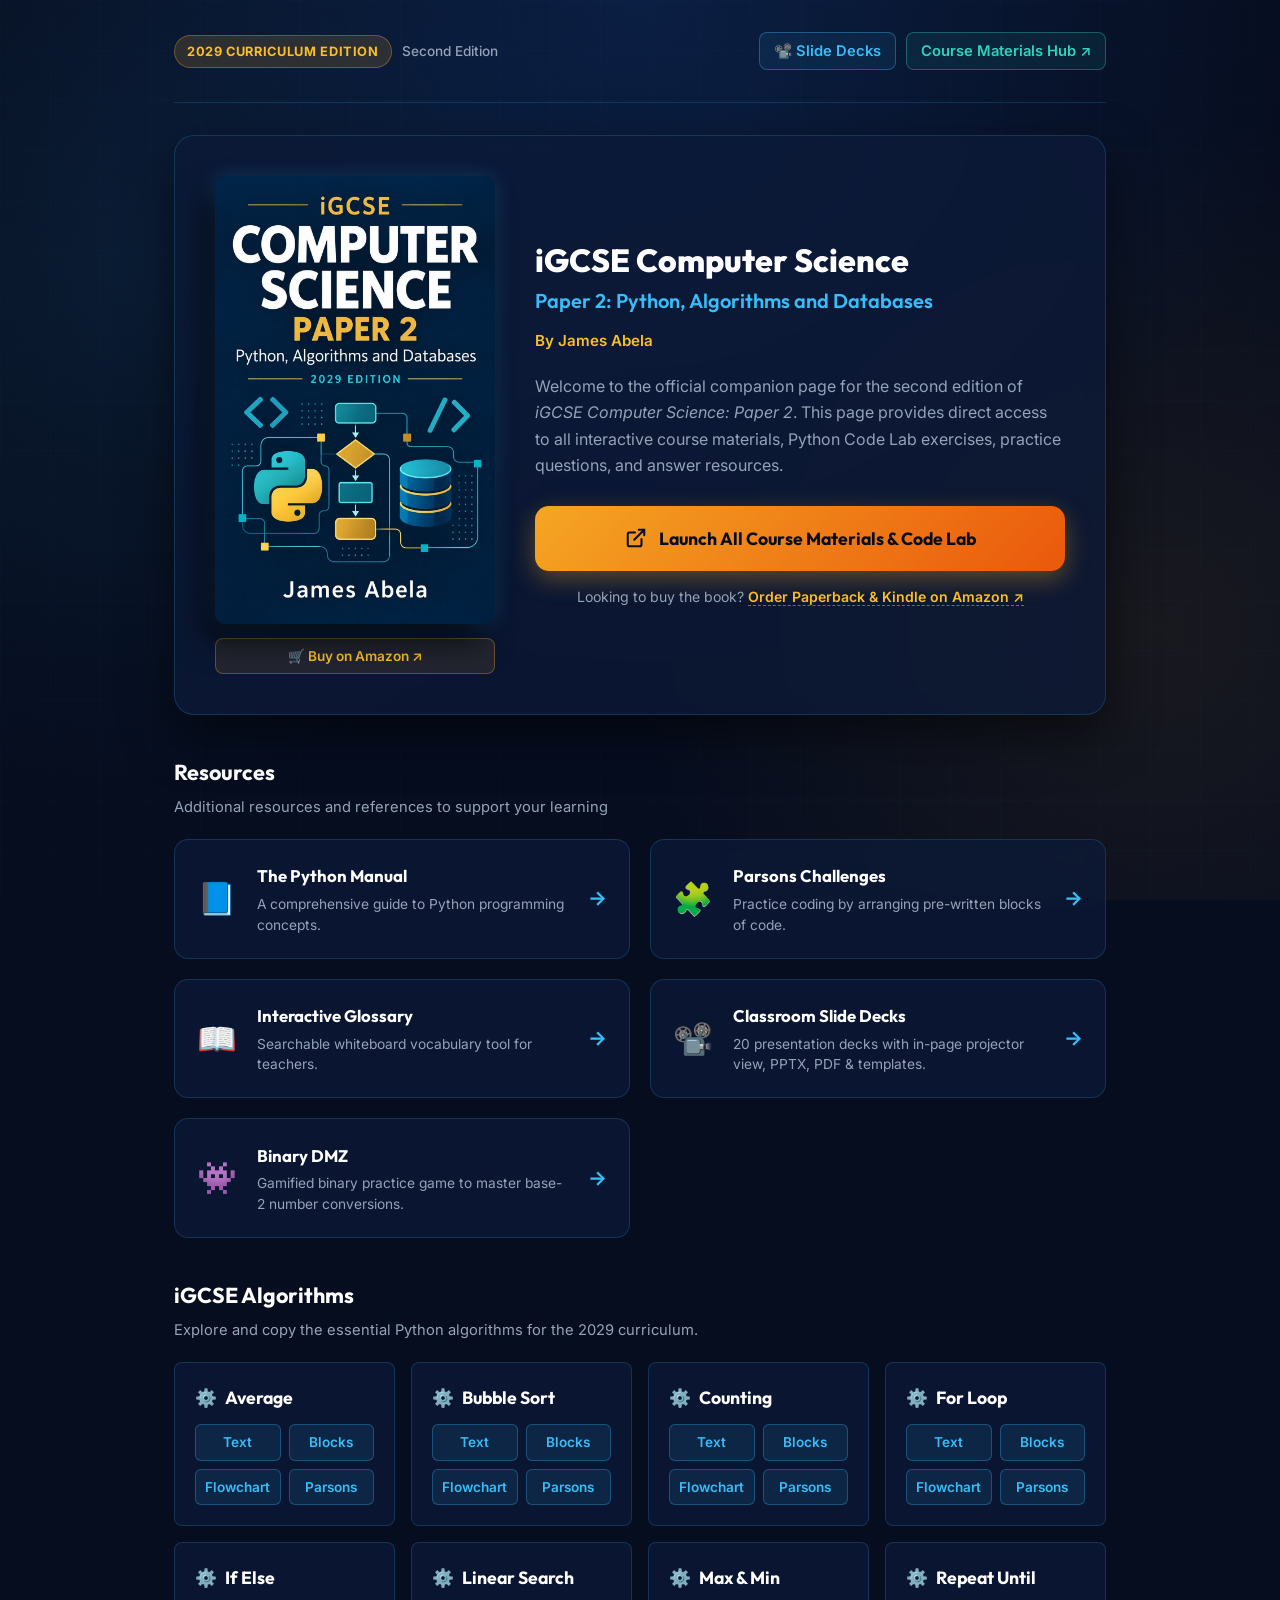
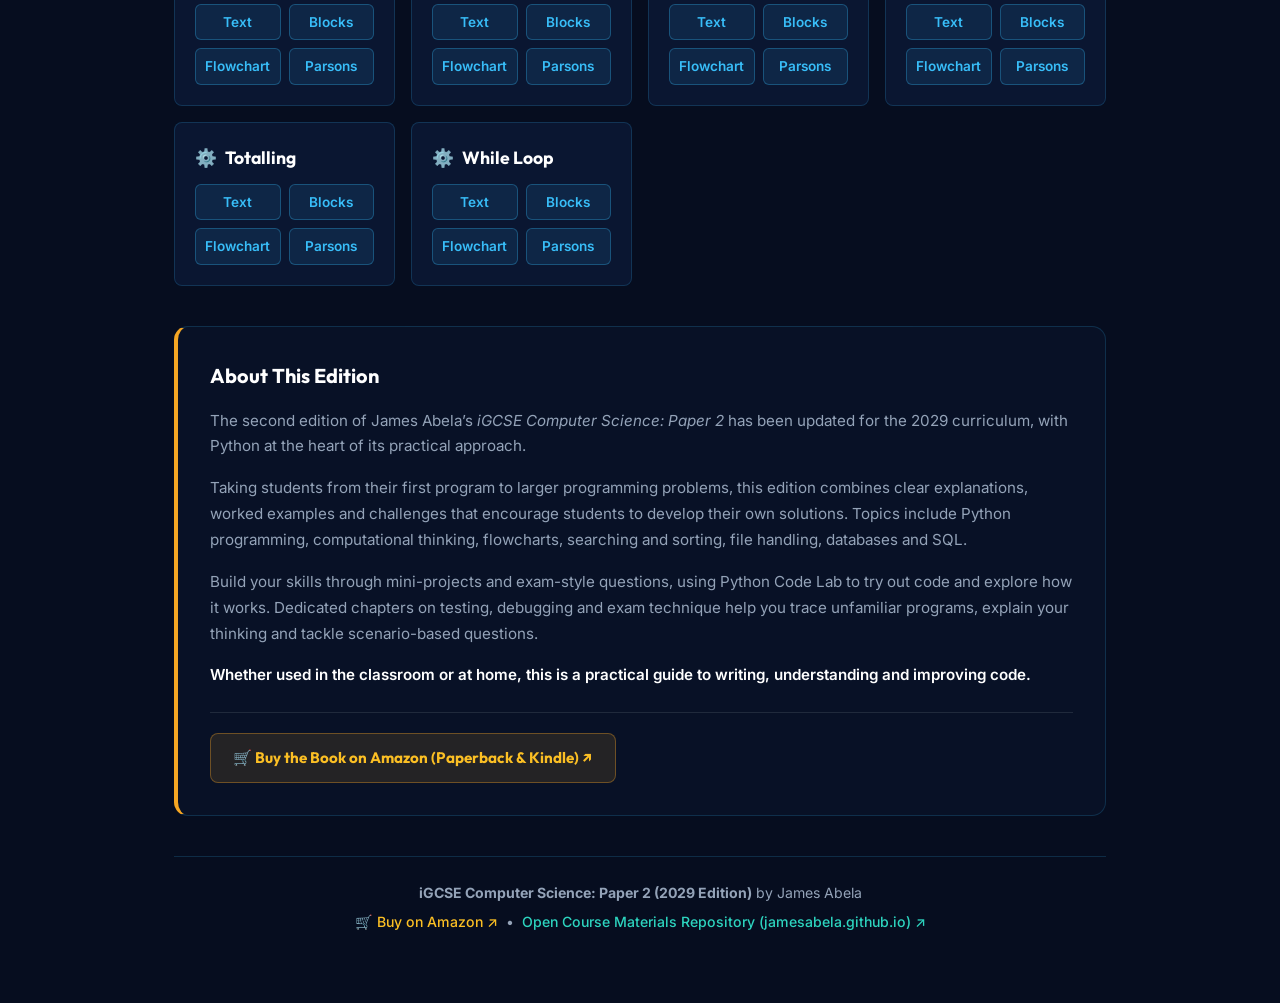
<file: index.html>
<!DOCTYPE html>
<html lang="en">

<head>
  <meta charset="UTF-8">
  <meta name="viewport" content="width=device-width, initial-scale=1.0">
  <title>iGCSE Computer Science: Paper 2 (2029 Edition) - Companion Resources</title>
  <meta name="description"
    content="Official course materials, Python Code Lab, practice papers, and resources for James Abela's iGCSE Computer Science: Paper 2 (2029 Edition).">

  <!-- Google Fonts -->
  <link rel="preconnect" href="https://fonts.googleapis.com">
  <link rel="preconnect" href="https://fonts.gstatic.com" crossorigin>
  <link
    href="https://fonts.googleapis.com/css2?family=Inter:wght@400;500;600;700&family=Outfit:wght@600;700;800&display=swap"
    rel="stylesheet">

  <link rel="stylesheet" href="css/style.css">
</head>

<body>

  <div class="circuit-bg" aria-hidden="true"></div>

  <div class="page-container">

    <!-- Top Header -->
    <header class="hub-header">
      <div class="brand">
        <span class="badge">2029 Curriculum Edition</span>
        <span class="edition-sub">Second Edition</span>
      </div>
      <div style="display: flex; gap: 10px; align-items: center; flex-wrap: wrap;">
        <a href="slides.html" class="nav-materials-btn"
          style="color: var(--cyan); border-color: rgba(56, 189, 248, 0.35); background: rgba(56, 189, 248, 0.08);">
          📽️ Slide Decks
        </a>
        <a href="https://jamesabela.github.io/jsfun/paper2_2029/" target="_blank" rel="noopener noreferrer"
          class="nav-materials-btn">
          Course Materials Hub ↗
        </a>
      </div>
    </header>

    <!-- Main Hero Presentation -->
    <main>
      <section class="book-hero-card">
        <div class="book-cover-col">
          <a href="https://www.amazon.com/dp/B086PNZFK5" target="_blank" rel="noopener noreferrer" class="cover-wrapper"
            title="Buy iGCSE Computer Science Paper 2 on Amazon">
            <img src="iGCSE Computer Science Paper 2.jpg"
              alt="iGCSE Computer Science Paper 2 by James Abela - 2029 Edition" class="cover-image">
          </a>
          <a href="https://www.amazon.com/dp/B086PNZFK5" target="_blank" rel="noopener noreferrer"
            class="cover-buy-link">
            🛒 Buy on Amazon ↗
          </a>
        </div>

        <div class="book-details-col">
          <div class="title-group">
            <h1>iGCSE Computer Science</h1>
            <h2>Paper 2: Python, Algorithms and Databases</h2>
            <div class="author-tag">By James Abela</div>
          </div>

          <p class="welcome-text">
            Welcome to the official companion page for the second edition of <em>iGCSE Computer Science: Paper 2</em>.
            This page provides direct access to all interactive course materials, Python Code Lab exercises, practice
            questions, and answer resources.
          </p>

          <!-- Primary Destination Button -->
          <div class="primary-cta-box">
            <a href="https://jamesabela.github.io/jsfun/paper2_2029/" target="_blank" rel="noopener noreferrer"
              class="btn-main-materials">
              <svg width="22" height="22" viewBox="0 0 24 24" fill="none" stroke="currentColor" stroke-width="2.2"
                stroke-linecap="round" stroke-linejoin="round">
                <path d="M18 13v6a2 2 0 0 1-2 2H5a2 2 0 0 1-2-2V8a2 2 0 0 1 2-2h6"></path>
                <polyline points="15 3 21 3 21 9"></polyline>
                <line x1="10" y1="14" x2="21" y2="3"></line>
              </svg>
              <span>Launch All Course Materials &amp; Code Lab</span>
            </a>
            <div class="buy-book-sublink">
              Looking to buy the book? <a href="https://www.amazon.com/dp/B086PNZFK5" target="_blank"
                rel="noopener noreferrer">Order Paperback &amp; Kindle on Amazon ↗</a>
            </div>
          </div>
        </div>
      </section>

      <!-- Additional Resources Section -->
      <section class="resources-section">
        <div class="section-title">
          <h3>Resources</h3>
          <p>Additional resources and references to support your learning</p>
        </div>

        <div class="resource-cards-grid">
          <!-- Python Manual Card -->
          <a href="https://jamesabela.github.io/jsfun/pythonmanual.html" target="_blank" rel="noopener noreferrer"
            class="resource-card">
            <div class="resource-icon">📘</div>
            <div class="resource-info">
              <h4>The Python Manual</h4>
              <p>A comprehensive guide to Python programming concepts.</p>
            </div>
            <span class="card-arrow">→</span>
          </a>

          <!-- Parsons Challenges Card -->
          <a href="https://jamesabela.github.io/jsfun/parsonsgame.html" target="_blank" rel="noopener noreferrer"
            class="resource-card">
            <div class="resource-icon">🧩</div>
            <div class="resource-info">
              <h4>Parsons Challenges</h4>
              <p>Practice coding by arranging pre-written blocks of code.</p>
            </div>
            <span class="card-arrow">→</span>
          </a>

          <!-- Interactive Glossary Card -->
          <a href="glossary.html" class="resource-card">
            <div class="resource-icon">📖</div>
            <div class="resource-info">
              <h4>Interactive Glossary</h4>
              <p>Searchable whiteboard vocabulary tool for teachers.</p>
            </div>
            <span class="card-arrow">→</span>
          </a>

          <!-- Google Slides Decks Card -->
          <a href="slides.html" class="resource-card">
            <div class="resource-icon">📽️</div>
            <div class="resource-info">
              <h4>Classroom Slide Decks</h4>
              <p>20 presentation decks with in-page projector view, PPTX, PDF &amp; templates.</p>
            </div>
            <span class="card-arrow">→</span>
          </a>

          <!-- Binary DMZ Practice Card -->
          <a href="https://jamesabela.github.io/binarydmz/" target="_blank" rel="noopener noreferrer"
            class="resource-card">
            <div class="resource-icon">👾</div>
            <div class="resource-info">
              <h4>Binary DMZ</h4>
              <p>Gamified binary practice game to master base-2 number conversions.</p>
            </div>
            <span class="card-arrow">→</span>
          </a>
        </div>
      </section>

      <!-- iGCSE Algorithms Section -->
      <section class="algo-section">
        <div class="section-title">
          <h3>iGCSE Algorithms</h3>
          <p>Explore and copy the essential Python algorithms for the 2029 curriculum.</p>
        </div>

        <div class="algo-grid">
          <div class="algo-card">
            <h5><span class="algo-icon">⚙️</span> Average</h5>
            <div class="algo-actions">
              <a href="https://jamesabela.github.io/jsfun/pythoncopy.html?url=https%3A%2F%2Fgist.githubusercontent.com%2Fjamesabela%2F53cc928fd03720c0803839b31bcda287%2Fraw%2F635a2c7b12a1a6af75623d65d41889e8e1bbce96%2Faverage.py"
                target="_blank" class="algo-btn">Text</a>
              <a href="https://jamesabela.github.io/jsfun/pythoncopy.html?url=blocks%2Figcse-average.blocks"
                target="_blank" class="algo-btn">Blocks</a>
              <a href="https://jamesabela.github.io/jsfun/python2flow.html?url=https%3A%2F%2Fgist.githubusercontent.com%2Fjamesabela%2F53cc928fd03720c0803839b31bcda287%2Fraw%2F635a2c7b12a1a6af75623d65d41889e8e1bbce96%2Faverage.py"
                target="_blank" class="algo-btn">Flowchart</a>
              <a href="https://jamesabela.github.io/jsfun/reorder.html?url=https%3A%2F%2Fgist.githubusercontent.com%2Fjamesabela%2F53cc928fd03720c0803839b31bcda287%2Fraw%2F635a2c7b12a1a6af75623d65d41889e8e1bbce96%2Faverage.py"
                target="_blank" class="algo-btn">Parsons</a>
            </div>
          </div>
          <div class="algo-card">
            <h5><span class="algo-icon">⚙️</span> Bubble Sort</h5>
            <div class="algo-actions">
              <a href="https://jamesabela.github.io/jsfun/pythoncopy.html?url=https%3A%2F%2Fgist.githubusercontent.com%2Fjamesabela%2F53cc928fd03720c0803839b31bcda287%2Fraw%2F635a2c7b12a1a6af75623d65d41889e8e1bbce96%2Fbubble"
                target="_blank" class="algo-btn">Text</a>
              <a href="https://jamesabela.github.io/jsfun/pythoncopy.html?url=blocks%2Figcse-bubble-sort.blocks"
                target="_blank" class="algo-btn">Blocks</a>
              <a href="https://jamesabela.github.io/jsfun/python2flow.html?url=https%3A%2F%2Fgist.githubusercontent.com%2Fjamesabela%2F53cc928fd03720c0803839b31bcda287%2Fraw%2F635a2c7b12a1a6af75623d65d41889e8e1bbce96%2Fbubble"
                target="_blank" class="algo-btn">Flowchart</a>
              <a href="https://jamesabela.github.io/jsfun/reorder.html?url=https%3A%2F%2Fgist.githubusercontent.com%2Fjamesabela%2F53cc928fd03720c0803839b31bcda287%2Fraw%2F635a2c7b12a1a6af75623d65d41889e8e1bbce96%2Fbubble"
                target="_blank" class="algo-btn">Parsons</a>
            </div>
          </div>
          <div class="algo-card">
            <h5><span class="algo-icon">⚙️</span> Counting</h5>
            <div class="algo-actions">
              <a href="https://jamesabela.github.io/jsfun/pythoncopy.html?url=https%3A%2F%2Fgist.githubusercontent.com%2Fjamesabela%2F53cc928fd03720c0803839b31bcda287%2Fraw%2F635a2c7b12a1a6af75623d65d41889e8e1bbce96%2FCounting.py"
                target="_blank" class="algo-btn">Text</a>
              <a href="https://jamesabela.github.io/jsfun/pythoncopy.html?url=blocks%2Figcse-counting.blocks"
                target="_blank" class="algo-btn">Blocks</a>
              <a href="https://jamesabela.github.io/jsfun/python2flow.html?url=https%3A%2F%2Fgist.githubusercontent.com%2Fjamesabela%2F53cc928fd03720c0803839b31bcda287%2Fraw%2F635a2c7b12a1a6af75623d65d41889e8e1bbce96%2FCounting.py"
                target="_blank" class="algo-btn">Flowchart</a>
              <a href="https://jamesabela.github.io/jsfun/reorder.html?url=https%3A%2F%2Fgist.githubusercontent.com%2Fjamesabela%2F53cc928fd03720c0803839b31bcda287%2Fraw%2F635a2c7b12a1a6af75623d65d41889e8e1bbce96%2FCounting.py"
                target="_blank" class="algo-btn">Parsons</a>
            </div>
          </div>
          <div class="algo-card">
            <h5><span class="algo-icon">⚙️</span> For Loop</h5>
            <div class="algo-actions">
              <a href="https://jamesabela.github.io/jsfun/pythoncopy.html?url=https%3A%2F%2Fgist.githubusercontent.com%2Fjamesabela%2F53cc928fd03720c0803839b31bcda287%2Fraw%2F540f258d395da98ce979a8a328a55ae1659c3de7%2Fforloop.py"
                target="_blank" class="algo-btn">Text</a>
              <a href="https://jamesabela.github.io/jsfun/pythoncopy.html?url=blocks%2Figcse-for-loop.blocks"
                target="_blank" class="algo-btn">Blocks</a>
              <a href="https://jamesabela.github.io/jsfun/python2flow.html?url=https%3A%2F%2Fgist.githubusercontent.com%2Fjamesabela%2F53cc928fd03720c0803839b31bcda287%2Fraw%2F540f258d395da98ce979a8a328a55ae1659c3de7%2Fforloop.py"
                target="_blank" class="algo-btn">Flowchart</a>
              <a href="https://jamesabela.github.io/jsfun/reorder.html?url=https%3A%2F%2Fgist.githubusercontent.com%2Fjamesabela%2F53cc928fd03720c0803839b31bcda287%2Fraw%2F540f258d395da98ce979a8a328a55ae1659c3de7%2Fforloop.py"
                target="_blank" class="algo-btn">Parsons</a>
            </div>
          </div>
          <div class="algo-card">
            <h5><span class="algo-icon">⚙️</span> If Else</h5>
            <div class="algo-actions">
              <a href="https://jamesabela.github.io/jsfun/pythoncopy.html?url=https%3A%2F%2Fgist.githubusercontent.com%2Fjamesabela%2F53cc928fd03720c0803839b31bcda287%2Fraw%2F635a2c7b12a1a6af75623d65d41889e8e1bbce96%2Fifelse.py"
                target="_blank" class="algo-btn">Text</a>
              <a href="https://jamesabela.github.io/jsfun/pythoncopy.html?url=blocks%2Figcse-if-else.blocks"
                target="_blank" class="algo-btn">Blocks</a>
              <a href="https://jamesabela.github.io/jsfun/python2flow.html?url=https%3A%2F%2Fgist.githubusercontent.com%2Fjamesabela%2F53cc928fd03720c0803839b31bcda287%2Fraw%2F635a2c7b12a1a6af75623d65d41889e8e1bbce96%2Fifelse.py"
                target="_blank" class="algo-btn">Flowchart</a>
              <a href="https://jamesabela.github.io/jsfun/reorder.html?url=https%3A%2F%2Fgist.githubusercontent.com%2Fjamesabela%2F53cc928fd03720c0803839b31bcda287%2Fraw%2F635a2c7b12a1a6af75623d65d41889e8e1bbce96%2Fifelse.py"
                target="_blank" class="algo-btn">Parsons</a>
            </div>
          </div>
          <div class="algo-card">
            <h5><span class="algo-icon">⚙️</span> Linear Search</h5>
            <div class="algo-actions">
              <a href="https://jamesabela.github.io/jsfun/pythoncopy.html?url=https%3A%2F%2Fgist.githubusercontent.com%2Fjamesabela%2F53cc928fd03720c0803839b31bcda287%2Fraw%2F635a2c7b12a1a6af75623d65d41889e8e1bbce96%2Flinear.py"
                target="_blank" class="algo-btn">Text</a>
              <a href="https://jamesabela.github.io/jsfun/pythoncopy.html?url=blocks%2Figcse-linear-search.blocks"
                target="_blank" class="algo-btn">Blocks</a>
              <a href="https://jamesabela.github.io/jsfun/python2flow.html?url=https%3A%2F%2Fgist.githubusercontent.com%2Fjamesabela%2F53cc928fd03720c0803839b31bcda287%2Fraw%2F635a2c7b12a1a6af75623d65d41889e8e1bbce96%2Flinear.py"
                target="_blank" class="algo-btn">Flowchart</a>
              <a href="https://jamesabela.github.io/jsfun/reorder.html?url=https%3A%2F%2Fgist.githubusercontent.com%2Fjamesabela%2F53cc928fd03720c0803839b31bcda287%2Fraw%2F635a2c7b12a1a6af75623d65d41889e8e1bbce96%2Flinear.py"
                target="_blank" class="algo-btn">Parsons</a>
            </div>
          </div>
          <div class="algo-card">
            <h5><span class="algo-icon">⚙️</span> Max & Min</h5>
            <div class="algo-actions">
              <a href="https://jamesabela.github.io/jsfun/pythoncopy.html?url=https%3A%2F%2Fgist.githubusercontent.com%2Fjamesabela%2F53cc928fd03720c0803839b31bcda287%2Fraw%2F635a2c7b12a1a6af75623d65d41889e8e1bbce96%2FMaximumandMinimum.py"
                target="_blank" class="algo-btn">Text</a>
              <a href="https://jamesabela.github.io/jsfun/pythoncopy.html?url=blocks%2Figcse-maximum-minimum.blocks"
                target="_blank" class="algo-btn">Blocks</a>
              <a href="https://jamesabela.github.io/jsfun/python2flow.html?url=https%3A%2F%2Fgist.githubusercontent.com%2Fjamesabela%2F53cc928fd03720c0803839b31bcda287%2Fraw%2F635a2c7b12a1a6af75623d65d41889e8e1bbce96%2FMaximumandMinimum.py"
                target="_blank" class="algo-btn">Flowchart</a>
              <a href="https://jamesabela.github.io/jsfun/reorder.html?url=https%3A%2F%2Fgist.githubusercontent.com%2Fjamesabela%2F53cc928fd03720c0803839b31bcda287%2Fraw%2F635a2c7b12a1a6af75623d65d41889e8e1bbce96%2FMaximumandMinimum.py"
                target="_blank" class="algo-btn">Parsons</a>
            </div>
          </div>
          <div class="algo-card">
            <h5><span class="algo-icon">⚙️</span> Repeat Until</h5>
            <div class="algo-actions">
              <a href="https://jamesabela.github.io/jsfun/pythoncopy.html?url=https%3A%2F%2Fgist.githubusercontent.com%2Fjamesabela%2F53cc928fd03720c0803839b31bcda287%2Fraw%2F635a2c7b12a1a6af75623d65d41889e8e1bbce96%2Frepeat.py"
                target="_blank" class="algo-btn">Text</a>
              <a href="https://jamesabela.github.io/jsfun/pythoncopy.html?url=blocks%2Figcse-repeat-until.blocks"
                target="_blank" class="algo-btn">Blocks</a>
              <a href="https://jamesabela.github.io/jsfun/python2flow.html?url=https%3A%2F%2Fgist.githubusercontent.com%2Fjamesabela%2F53cc928fd03720c0803839b31bcda287%2Fraw%2F635a2c7b12a1a6af75623d65d41889e8e1bbce96%2Frepeat.py"
                target="_blank" class="algo-btn">Flowchart</a>
              <a href="https://jamesabela.github.io/jsfun/reorder.html?url=https%3A%2F%2Fgist.githubusercontent.com%2Fjamesabela%2F53cc928fd03720c0803839b31bcda287%2Fraw%2F635a2c7b12a1a6af75623d65d41889e8e1bbce96%2Frepeat.py"
                target="_blank" class="algo-btn">Parsons</a>
            </div>
          </div>
          <div class="algo-card">
            <h5><span class="algo-icon">⚙️</span> Totalling</h5>
            <div class="algo-actions">
              <a href="https://jamesabela.github.io/jsfun/pythoncopy.html?url=https%3A%2F%2Fgist.githubusercontent.com%2Fjamesabela%2F53cc928fd03720c0803839b31bcda287%2Fraw%2F635a2c7b12a1a6af75623d65d41889e8e1bbce96%2FTotalling.py"
                target="_blank" class="algo-btn">Text</a>
              <a href="https://jamesabela.github.io/jsfun/pythoncopy.html?url=blocks%2Figcse-totalling.blocks"
                target="_blank" class="algo-btn">Blocks</a>
              <a href="https://jamesabela.github.io/jsfun/python2flow.html?url=https%3A%2F%2Fgist.githubusercontent.com%2Fjamesabela%2F53cc928fd03720c0803839b31bcda287%2Fraw%2F635a2c7b12a1a6af75623d65d41889e8e1bbce96%2FTotalling.py"
                target="_blank" class="algo-btn">Flowchart</a>
              <a href="https://jamesabela.github.io/jsfun/reorder.html?url=https%3A%2F%2Fgist.githubusercontent.com%2Fjamesabela%2F53cc928fd03720c0803839b31bcda287%2Fraw%2F635a2c7b12a1a6af75623d65d41889e8e1bbce96%2FTotalling.py"
                target="_blank" class="algo-btn">Parsons</a>
            </div>
          </div>
          <div class="algo-card">
            <h5><span class="algo-icon">⚙️</span> While Loop</h5>
            <div class="algo-actions">
              <a href="https://jamesabela.github.io/jsfun/pythoncopy.html?url=https%3A%2F%2Fgist.githubusercontent.com%2Fjamesabela%2F53cc928fd03720c0803839b31bcda287%2Fraw%2F635a2c7b12a1a6af75623d65d41889e8e1bbce96%2Fwhileloop.py"
                target="_blank" class="algo-btn">Text</a>
              <a href="https://jamesabela.github.io/jsfun/pythoncopy.html?url=blocks%2Figcse-while-loop.blocks"
                target="_blank" class="algo-btn">Blocks</a>
              <a href="https://jamesabela.github.io/jsfun/python2flow.html?url=https%3A%2F%2Fgist.githubusercontent.com%2Fjamesabela%2F53cc928fd03720c0803839b31bcda287%2Fraw%2F635a2c7b12a1a6af75623d65d41889e8e1bbce96%2Fwhileloop.py"
                target="_blank" class="algo-btn">Flowchart</a>
              <a href="https://jamesabela.github.io/jsfun/reorder.html?url=https%3A%2F%2Fgist.githubusercontent.com%2Fjamesabela%2F53cc928fd03720c0803839b31bcda287%2Fraw%2F635a2c7b12a1a6af75623d65d41889e8e1bbce96%2Fwhileloop.py"
                target="_blank" class="algo-btn">Parsons</a>
            </div>
          </div>
        </div>
      </section>

      <!-- About The Book / Blurb Section -->
      <section class="blurb-card">
        <h3>About This Edition</h3>
        <p>
          The second edition of James Abela’s <em>iGCSE Computer Science: Paper 2</em> has been updated for the 2029
          curriculum, with Python at the heart of its practical approach.
        </p>
        <p>
          Taking students from their first program to larger programming problems, this edition combines clear
          explanations, worked examples and challenges that encourage students to develop their own solutions. Topics
          include Python programming, computational thinking, flowcharts, searching and sorting, file handling,
          databases and SQL.
        </p>
        <p>
          Build your skills through mini-projects and exam-style questions, using Python Code Lab to try out code and
          explore how it works. Dedicated chapters on testing, debugging and exam technique help you trace unfamiliar
          programs, explain your thinking and tackle scenario-based questions.
        </p>
        <p class="blurb-highlight">
          Whether used in the classroom or at home, this is a practical guide to writing, understanding and improving
          code.
        </p>
        <div class="blurb-buy-cta">
          <a href="https://www.amazon.com/dp/B086PNZFK5" target="_blank" rel="noopener noreferrer"
            class="btn-blurb-buy">
            🛒 Buy the Book on Amazon (Paperback &amp; Kindle) ↗
          </a>
        </div>
      </section>
    </main>

    <!-- Simple, Clean Footer -->
    <footer class="hub-footer">
      <div class="footer-content">
        <p><strong>iGCSE Computer Science: Paper 2 (2029 Edition)</strong> by James Abela</p>
        <p>
          <a href="https://www.amazon.com/dp/B086PNZFK5" target="_blank" rel="noopener noreferrer"
            style="color: var(--gold-light);">
            🛒 Buy on Amazon ↗
          </a>
          &nbsp;•&nbsp;
          <a href="https://jamesabela.github.io/jsfun/paper2_2029/" target="_blank" rel="noopener noreferrer">
            Open Course Materials Repository (jamesabela.github.io) ↗
          </a>
        </p>
      </div>
    </footer>

  </div>

  <script data-goatcounter="https://jabela.goatcounter.com/count" async src="//gc.zgo.at/count.js"></script>
</body>

</html>
</file>
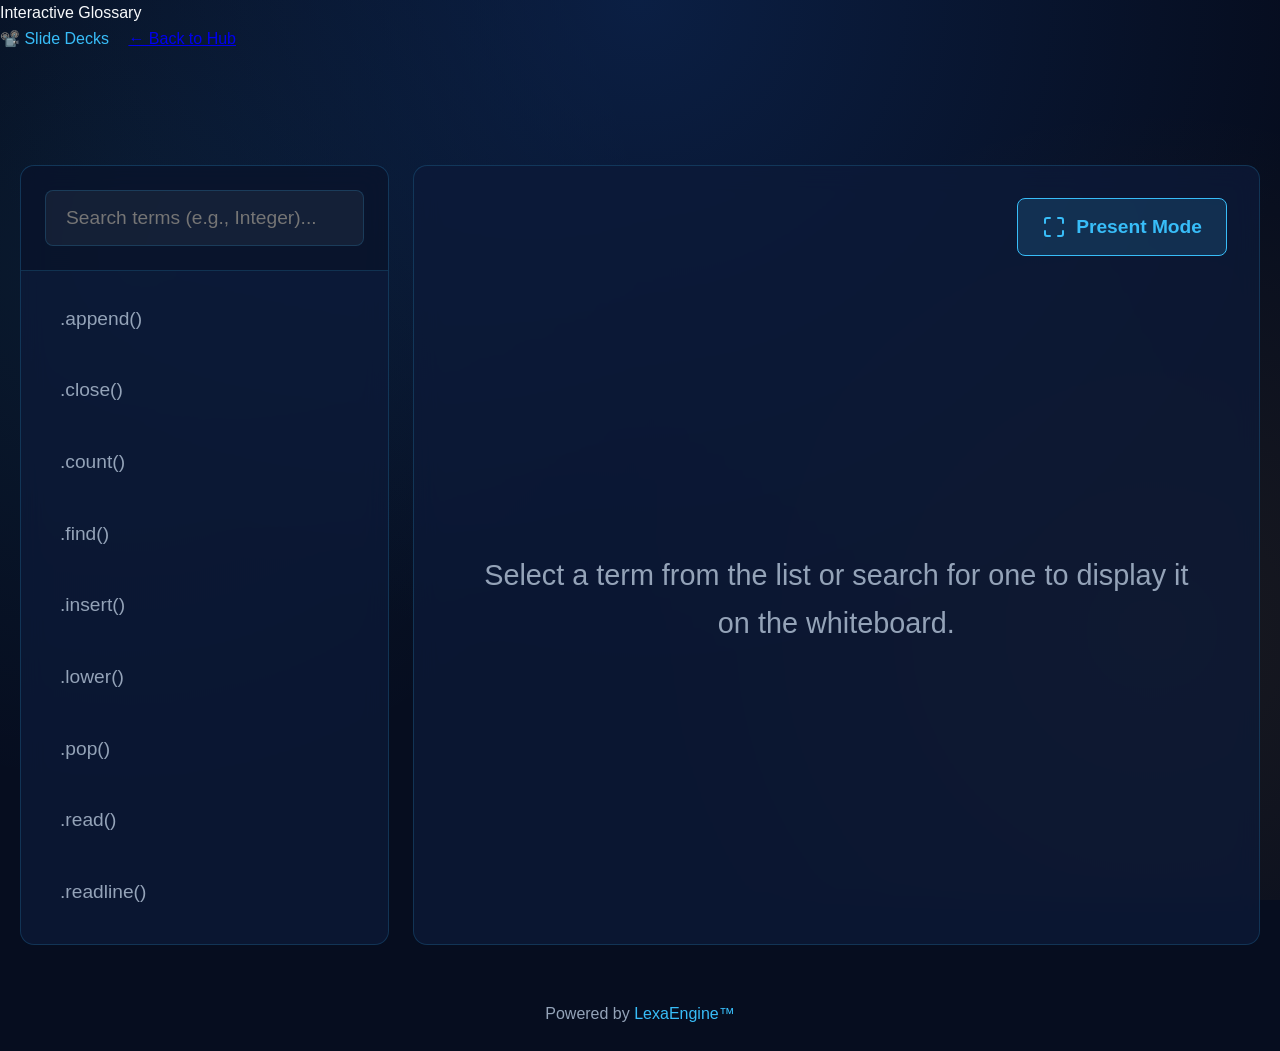
<file: glossary.html>
<!DOCTYPE html>
<html lang="en">

<head>
  <meta charset="UTF-8" />
  <meta name="viewport" content="width=device-width, initial-scale=1.0" />
  <title>iGCSE Computer Science - Interactive Glossary</title>
  <!-- Reuse the main CSS for consistent styling -->
  <link rel="stylesheet" href="css/style.css" />
  <style>
    /* Specific styling for the Glossary Whiteboard UI */
    .glossary-container {
      display: flex;
      flex-direction: column;
      height: calc(100vh - 120px);
      margin: 2rem auto;
      max-width: 1400px;
      gap: 1.5rem;
    }

    @media (min-width: 768px) {
      .glossary-container {
        flex-direction: row;
      }
    }

    /* Sidebar / Search */
    .glossary-sidebar {
      flex: 1;
      max-width: 400px;
      background: var(--bg-card);
      border: 1px solid var(--border-subtle);
      border-radius: var(--radius-md);
      backdrop-filter: blur(12px);
      display: flex;
      flex-direction: column;
      overflow: hidden;
    }

    .search-box {
      padding: 1.5rem;
      border-bottom: 1px solid var(--border-subtle);
      background: rgba(0, 0, 0, 0.2);
    }

    .search-box input {
      width: 100%;
      padding: 1rem 1.25rem;
      border-radius: var(--radius-sm);
      border: 1px solid var(--border-subtle);
      background: rgba(255, 255, 255, 0.05);
      color: var(--text-main);
      font-size: 1.2rem;
      outline: none;
      transition: var(--transition);
      box-sizing: border-box;
    }

    .search-box input:focus {
      border-color: var(--cyan);
      background: rgba(255, 255, 255, 0.1);
      box-shadow: 0 0 10px rgba(56, 189, 248, 0.2);
    }

    .word-list {
      flex: 1;
      overflow-y: auto;
      padding: 1rem;
      list-style: none;
      margin: 0;
    }

    .word-list li {
      padding: 1rem 1.25rem;
      cursor: pointer;
      border-radius: var(--radius-sm);
      margin-bottom: 0.5rem;
      transition: var(--transition);
      font-size: 1.2rem;
      color: var(--text-muted);
      border-left: 3px solid transparent;
    }

    .word-list li:hover {
      background: rgba(255, 255, 255, 0.05);
      color: #fff;
    }

    .word-list li.active {
      background: rgba(56, 189, 248, 0.15);
      color: var(--cyan);
      font-weight: bold;
      border-left-color: var(--cyan);
    }

    /* Main Display Area (Whiteboard mode) */
    .glossary-main {
      flex: 2;
      background: var(--bg-card);
      border: 1px solid var(--border-subtle);
      border-radius: var(--radius-md);
      backdrop-filter: blur(12px);
      padding: 3.5rem;
      display: flex;
      flex-direction: column;
      justify-content: center;
      position: relative;
      overflow-y: auto;
    }

    #display-area {
      display: none;
    }

    #display-area.active {
      display: block;
      animation: fadeIn 0.4s ease-in-out;
    }

    @keyframes fadeIn {
      from {
        opacity: 0;
        transform: translateY(15px);
      }

      to {
        opacity: 1;
        transform: translateY(0);
      }
    }

    .g-word {
      font-size: 4.5rem;
      color: var(--cyan);
      font-family: var(--font-heading);
      margin-bottom: 1rem;
      line-height: 1.1;
      text-shadow: 0 4px 10px rgba(0, 0, 0, 0.5);
    }

    .g-category {
      display: inline-block;
      background: rgba(56, 189, 248, 0.15);
      color: var(--cyan);
      padding: 0.5rem 1.25rem;
      border-radius: 50px;
      font-size: 1.2rem;
      font-weight: 700;
      margin-bottom: 2rem;
      text-transform: uppercase;
      letter-spacing: 2px;
      border: 1px solid rgba(56, 189, 248, 0.3);
    }

    .g-desc {
      font-size: 2.2rem;
      line-height: 1.5;
      color: #ffffff;
      margin-bottom: 3rem;
      font-weight: 300;
    }

    .g-example-box {
      background: rgba(10, 20, 44, 0.6);
      border-left: 5px solid var(--cyan);
      padding: 2rem;
      border-radius: 0 var(--radius-sm) var(--radius-sm) 0;
      margin-bottom: 2rem;
    }

    .g-example-title {
      font-size: 1.3rem;
      color: var(--text-muted);
      margin-bottom: 1rem;
      text-transform: uppercase;
      letter-spacing: 1.5px;
      font-weight: 700;
    }

    .g-code {
      font-family: monospace;
      font-size: 1.6rem;
      color: #a5d6ff;
      white-space: pre-wrap;
      line-height: 1.4;
    }

    .g-output {
      font-family: monospace;
      font-size: 1.5rem;
      color: #ff7b72;
      margin-top: 1.5rem;
      white-space: pre-wrap;
      padding-top: 1rem;
      border-top: 1px solid rgba(255, 255, 255, 0.1);
    }

    /* Fullscreen Mode Styles */
    .fs-btn {
      position: absolute;
      top: 2rem;
      right: 2rem;
      background: rgba(56, 189, 248, 0.15);
      border: 1px solid var(--cyan);
      color: var(--cyan);
      padding: 1rem 1.5rem;
      border-radius: var(--radius-sm);
      cursor: pointer;
      font-size: 1.2rem;
      font-weight: bold;
      transition: var(--transition);
      display: flex;
      align-items: center;
      gap: 10px;
    }

    .fs-btn:hover {
      background: var(--cyan);
      color: #000;
      transform: translateY(-2px);
      box-shadow: 0 4px 15px rgba(56, 189, 248, 0.4);
    }

    /* When the element is actually fullscreen */
    .glossary-main:fullscreen {
      padding: 6rem;
      background: #060d1f;
      overflow-y: auto;
      justify-content: center;
    }

    .glossary-main:fullscreen .g-word {
      font-size: 7rem;
    }

    .glossary-main:fullscreen .g-desc {
      font-size: 3.5rem;
    }

    .glossary-main:fullscreen .g-code {
      font-size: 2.5rem;
    }

    .glossary-main:fullscreen .g-output {
      font-size: 2.5rem;
    }

    .glossary-main:fullscreen .fs-btn {
      display: none;
      /* Hide button in fullscreen */
    }
  </style>
</head>

<body>

  <!-- Floating Navigation -->
  <nav class="hub-nav">
    <div class="nav-brand">
      <a href="index.html" style="color: inherit; text-decoration: none;">Interactive Glossary</a>
    </div>
    <div class="nav-links">
      <a href="slides.html" style="color: var(--cyan); margin-right: 15px; text-decoration: none; font-weight: 500;">📽️ Slide Decks</a>
      <a href="index.html">← Back to Hub</a>
    </div>
  </nav>

  <main style="padding-top: 80px; padding-left: 20px; padding-right: 20px;">
    <div class="glossary-container">

      <!-- Sidebar / Search -->
      <div class="glossary-sidebar">
        <div class="search-box">
          <input type="text" id="searchInput" placeholder="Search terms (e.g., Integer)..." autocomplete="off" />
        </div>
        <ul class="word-list" id="wordList">
          <!-- Populated by JS -->
        </ul>
      </div>

      <!-- Main Display -->
      <div class="glossary-main" id="fullscreenArea">
        <button class="fs-btn" id="fsBtn" title="Present on Whiteboard">
          <svg width="24" height="24" viewBox="0 0 24 24" fill="none" stroke="currentColor" stroke-width="2"
            stroke-linecap="round" stroke-linejoin="round">
            <path d="M8 3H5a2 2 0 0 0-2 2v3m18 0V5a2 2 0 0 0-2-2h-3m0 18h3a2 2 0 0 0 2-2v-3M3 16v3a2 2 0 0 0 2 2h3">
            </path>
          </svg>
          Present Mode
        </button>

        <div id="welcome-message"
          style="text-align: center; color: var(--text-muted); font-size: 1.8rem; margin-top: 10vh;">
          Select a term from the list or search for one to display it on the whiteboard.
        </div>

        <div id="display-area">
          <div class="g-category" id="gCategory"></div>
          <h1 class="g-word" id="gWord"></h1>
          <p class="g-desc" id="gDesc"></p>

          <div id="pythonExampleBox" class="g-example-box" style="display: none;">
            <div class="g-example-title">Python Example</div>
            <div class="g-code" id="gPyCode"></div>
            <div class="g-output" id="gPyOutput"></div>
          </div>

          <div id="examExampleBox" class="g-example-box" style="display: none;">
            <div class="g-example-title">Exam Example</div>
            <div style="font-size: 1.8rem; color: #fff; margin-bottom: 1rem; font-weight: 500;" id="gExamQ"></div>
            <div class="g-code" style="color: #a5d6ff;" id="gExamA"></div>
          </div>
        </div>
      </div>
    </div>
  </main>

  <footer style="text-align: center; padding: 1.5rem; color: var(--text-muted); font-size: 1rem;">
    Powered by <a href="https://arcticreading.vercel.app/" target="_blank" rel="noopener noreferrer" style="color: var(--cyan); text-decoration: none;">LexaEngine™</a>
  </footer>

  <script>
    let glossaryData = [];
    const wordListEl = document.getElementById('wordList');
    const searchInput = document.getElementById('searchInput');
    const displayArea = document.getElementById('display-area');
    const welcomeMsg = document.getElementById('welcome-message');
    const fsBtn = document.getElementById('fsBtn');

    // Fetch and initialize
    fetch('glossary.json')
      .then(res => res.json())
      .then(data => {
        glossaryData = data.entries;
        // Sort alphabetically
        glossaryData.sort((a, b) => a.word.toLowerCase().localeCompare(b.word.toLowerCase()));
        renderList(glossaryData);
      })
      .catch(err => {
        console.error("Error loading glossary", err);
        welcomeMsg.textContent = "Error loading glossary data. Please check the file.";
      });

    function renderList(items) {
      wordListEl.innerHTML = '';
      if (items.length === 0) {
        const li = document.createElement('li');
        li.textContent = "No terms found.";
        li.style.cursor = 'default';
        wordListEl.appendChild(li);
        return;
      }
      items.forEach(item => {
        const li = document.createElement('li');
        li.textContent = item.word;
        li.onclick = () => {
          document.querySelectorAll('.word-list li').forEach(el => el.classList.remove('active'));
          li.classList.add('active');
          displayTerm(item);
        };
        wordListEl.appendChild(li);
      });
    }

    searchInput.addEventListener('input', (e) => {
      const q = e.target.value.toLowerCase();
      const filtered = glossaryData.filter(item =>
        item.word.toLowerCase().includes(q) ||
        item.description.toLowerCase().includes(q)
      );
      renderList(filtered);
    });

    function displayTerm(item) {
      welcomeMsg.style.display = 'none';
      displayArea.classList.remove('active');
      // trigger reflow for animation
      void displayArea.offsetWidth;

      document.getElementById('gWord').textContent = item.word;
      document.getElementById('gCategory').textContent = item.category || 'Vocabulary';
      document.getElementById('gDesc').textContent = item.description;

      const pyBox = document.getElementById('pythonExampleBox');
      if (item.python_example) {
        pyBox.style.display = 'block';
        document.getElementById('gPyCode').textContent = item.python_example.code || '';
        document.getElementById('gPyOutput').textContent = item.python_example.output ? `Output:\n${item.python_example.output}` : '';
      } else {
        pyBox.style.display = 'none';
      }

      const examBox = document.getElementById('examExampleBox');
      if (item.exam_example) {
        examBox.style.display = 'block';
        document.getElementById('gExamQ').textContent = "Q: " + (item.exam_example.question || '');
        document.getElementById('gExamA').textContent = "A:\n" + (item.exam_example.student_answer || '');
      } else {
        examBox.style.display = 'none';
      }

      displayArea.classList.add('active');
    }

    // Fullscreen toggle logic for whiteboard mode
    fsBtn.addEventListener('click', () => {
      const el = document.getElementById('fullscreenArea');
      if (!document.fullscreenElement) {
        if (el.requestFullscreen) {
          el.requestFullscreen();
        } else if (el.webkitRequestFullscreen) { /* Safari */
          el.webkitRequestFullscreen();
        } else if (el.msRequestFullscreen) { /* IE11 */
          el.msRequestFullscreen();
        }
      } else {
        if (document.exitFullscreen) {
          document.exitFullscreen();
        }
      }
    });
  </script>
  <script data-goatcounter="https://jabela.goatcounter.com/count" async src="//gc.zgo.at/count.js"></script>
</body>

</html>
</file>
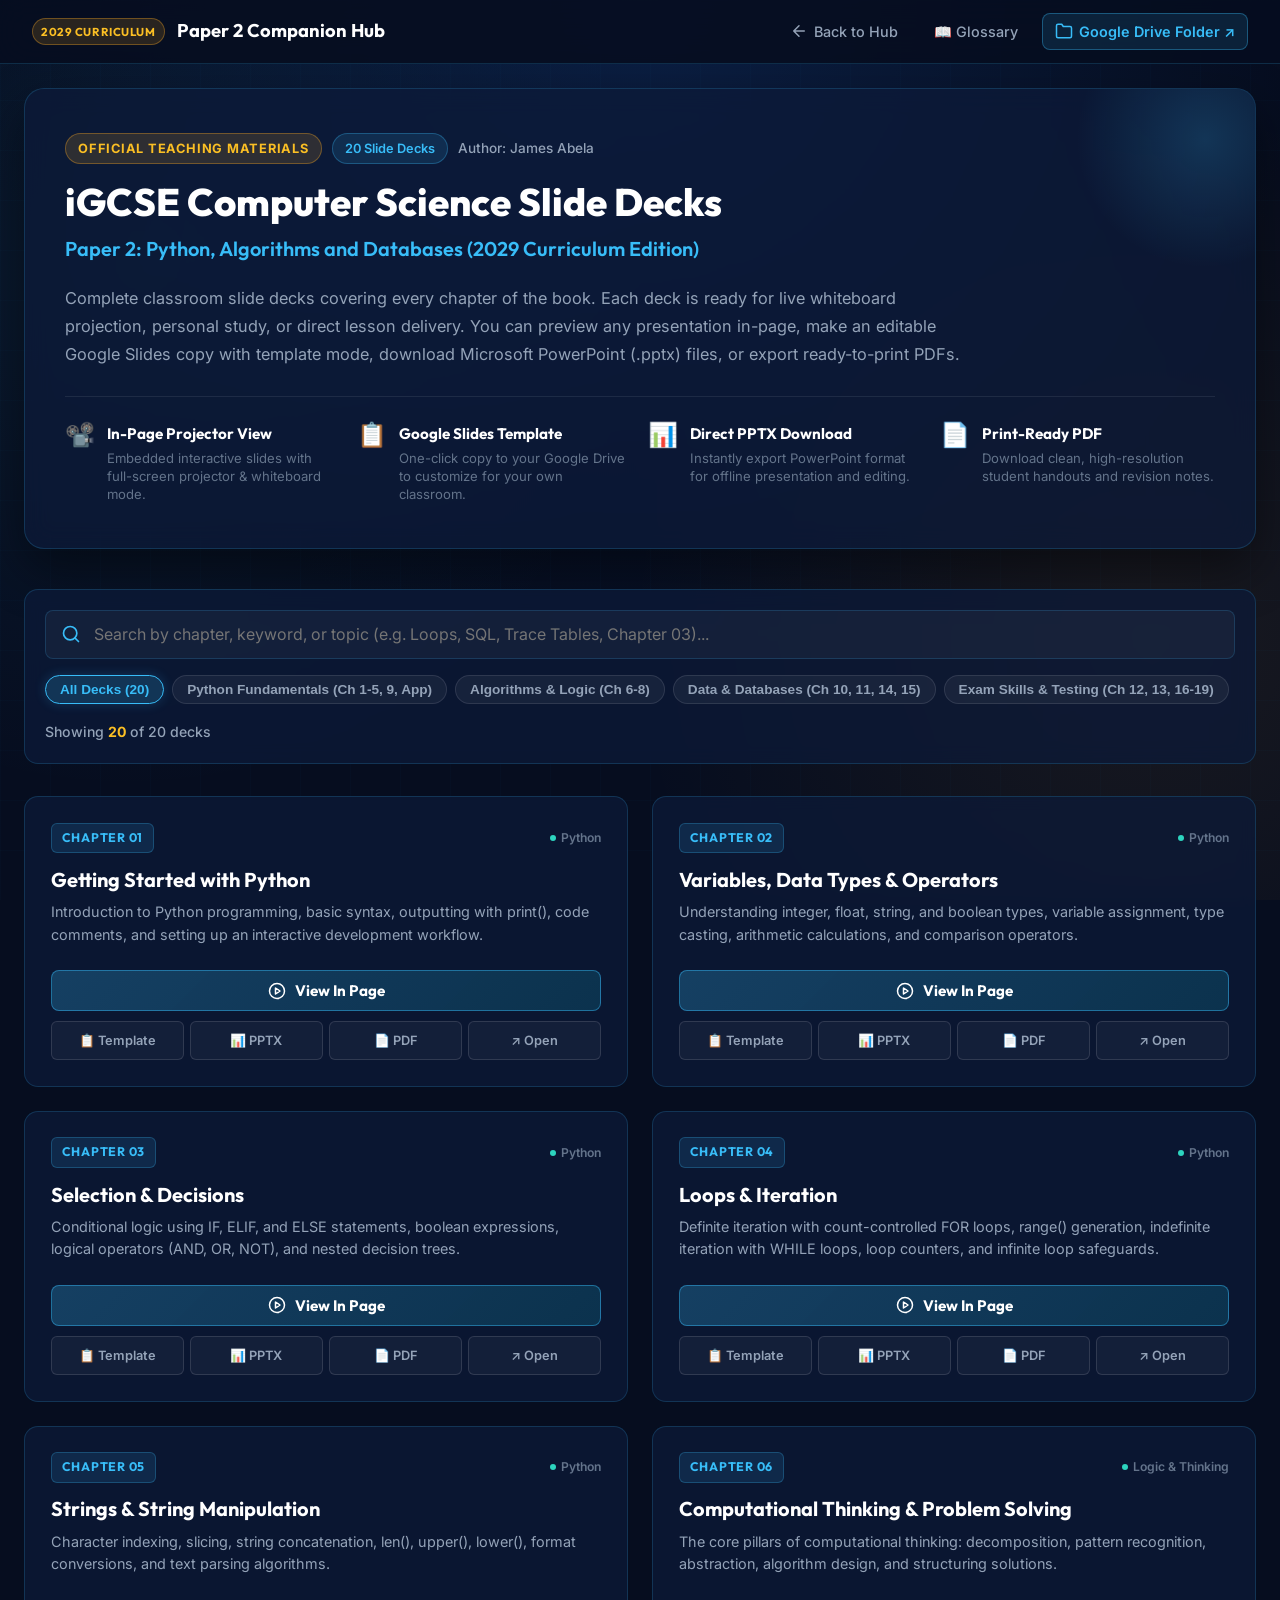
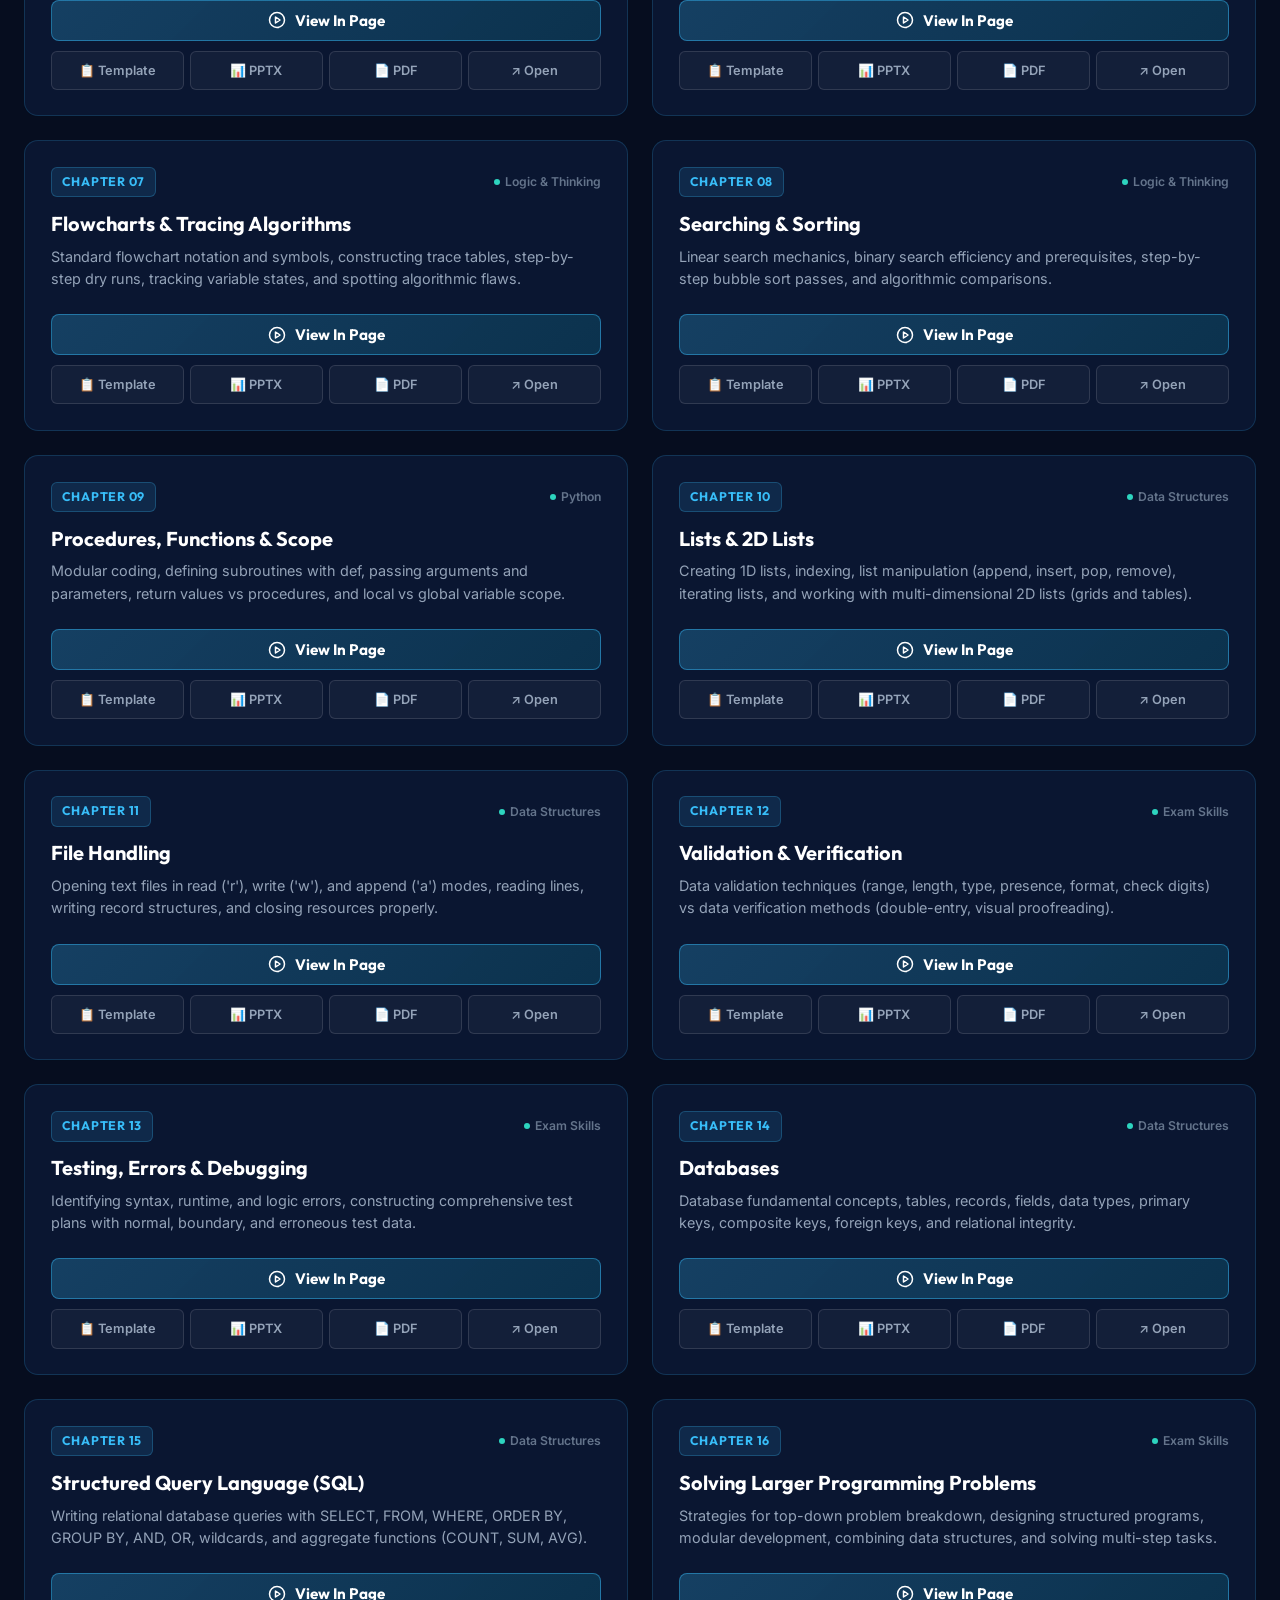
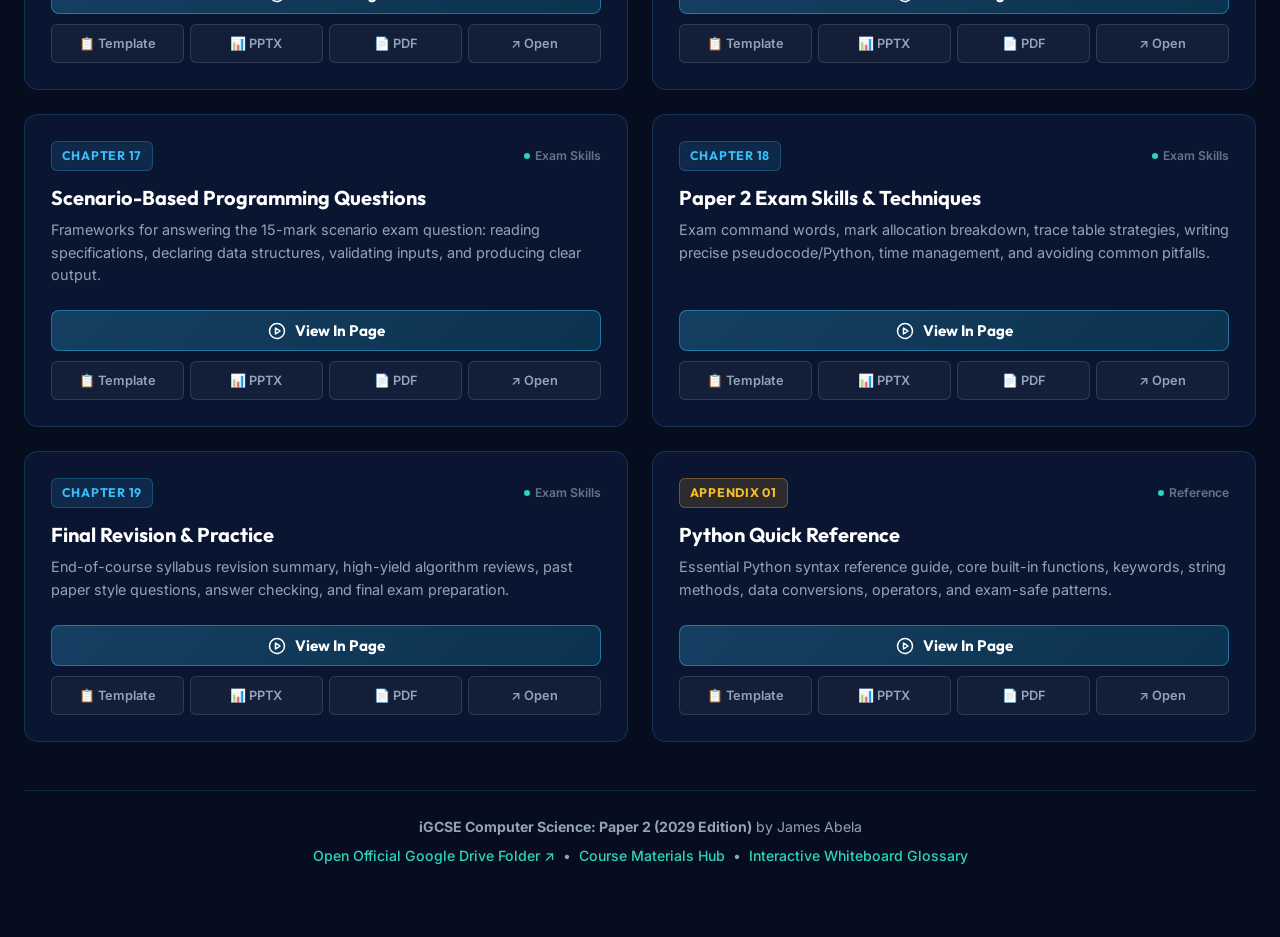
<file: slides.html>
<!DOCTYPE html>
<html lang="en">

<head>
  <meta charset="UTF-8">
  <meta name="viewport" content="width=device-width, initial-scale=1.0">
  <title>Google Slides Decks - iGCSE Computer Science Paper 2 (2029 Edition)</title>
  <meta name="description"
    content="Official Google Slides presentations, editable templates, PPTX, and PDF downloads for all 19 chapters and Python quick reference for iGCSE Computer Science: Paper 2 by James Abela.">

  <!-- Google Fonts -->
  <link rel="preconnect" href="https://fonts.googleapis.com">
  <link rel="preconnect" href="https://fonts.gstatic.com" crossorigin>
  <link
    href="https://fonts.googleapis.com/css2?family=Inter:wght@400;500;600;700&family=Outfit:wght@600;700;800&display=swap"
    rel="stylesheet">

  <!-- Stylesheets -->
  <link rel="stylesheet" href="css/style.css">
  <link rel="stylesheet" href="css/slides.css">
</head>

<body>

  <!-- Background Grid Effect -->
  <div class="circuit-bg" aria-hidden="true"></div>

  <!-- Top Navigation Bar -->
  <header class="slides-nav">
    <a href="index.html" class="slides-nav-brand">
      <span class="badge-mini">2029 Curriculum</span>
      <span>Paper 2 Companion Hub</span>
    </a>
    <nav class="slides-nav-links">
      <a href="index.html" class="slides-nav-link">
        <svg width="18" height="18" viewBox="0 0 24 24" fill="none" stroke="currentColor" stroke-width="2"
          stroke-linecap="round" stroke-linejoin="round">
          <path d="M19 12H5M12 19l-7-7 7-7" />
        </svg>
        <span>Back to Hub</span>
      </a>
      <a href="glossary.html" class="slides-nav-link">
        <span>📖 Glossary</span>
      </a>
      <a href="https://drive.google.com/drive/folders/14w-k_zou9reW9fAc_Y1CE7O0H-6lyXOA" target="_blank"
        rel="noopener noreferrer" class="slides-nav-link btn-drive" title="Open Google Drive Folder">
        <svg width="18" height="18" viewBox="0 0 24 24" fill="none" stroke="currentColor" stroke-width="2"
          stroke-linecap="round" stroke-linejoin="round">
          <path d="M22 19a2 2 0 0 1-2 2H4a2 2 0 0 1-2-2V5a2 2 0 0 1 2-2h5l2 3h9a2 2 0 0 1 2 2z"></path>
        </svg>
        <span>Google Drive Folder ↗</span>
      </a>
    </nav>
  </header>

  <div class="slides-page-container">

    <!-- Hero Header -->
    <section class="slides-hero">
      <div class="slides-hero-badges">
        <span class="hero-pill-gold">Official Teaching Materials</span>
        <span class="hero-pill-cyan">20 Slide Decks</span>
        <span class="edition-sub">Author: James Abela</span>
      </div>

      <h1>iGCSE Computer Science Slide Decks</h1>
      <h2>Paper 2: Python, Algorithms and Databases (2029 Curriculum Edition)</h2>

      <p class="slides-hero-desc">
        Complete classroom slide decks covering every chapter of the book. Each deck is ready for live
        whiteboard projection, personal study, or direct lesson delivery. You can preview any presentation in-page, make
        an editable Google Slides copy with template mode, download Microsoft PowerPoint (.pptx) files, or export
        ready-to-print PDFs.
      </p>

      <div class="slides-hero-features">
        <div class="hero-feat-item">
          <div class="hero-feat-icon">📽️</div>
          <div class="hero-feat-text">
            <h4>In-Page Projector View</h4>
            <p>Embedded interactive slides with full-screen projector & whiteboard mode.</p>
          </div>
        </div>
        <div class="hero-feat-item">
          <div class="hero-feat-icon">📋</div>
          <div class="hero-feat-text">
            <h4>Google Slides Template</h4>
            <p>One-click copy to your Google Drive to customize for your own classroom.</p>
          </div>
        </div>
        <div class="hero-feat-item">
          <div class="hero-feat-icon">📊</div>
          <div class="hero-feat-text">
            <h4>Direct PPTX Download</h4>
            <p>Instantly export PowerPoint format for offline presentation and editing.</p>
          </div>
        </div>
        <div class="hero-feat-item">
          <div class="hero-feat-icon">📄</div>
          <div class="hero-feat-text">
            <h4>Print-Ready PDF</h4>
            <p>Download clean, high-resolution student handouts and revision notes.</p>
          </div>
        </div>
      </div>
    </section>

    <!-- Search & Filters Bar -->
    <section class="slides-controls-bar">
      <div class="search-input-wrapper">
        <svg class="search-icon" width="20" height="20" viewBox="0 0 24 24" fill="none" stroke="currentColor"
          stroke-width="2" stroke-linecap="round" stroke-linejoin="round">
          <circle cx="11" cy="11" r="8"></circle>
          <line x1="21" y1="21" x2="16.65" y2="16.65"></line>
        </svg>
        <input type="text" id="slideSearch" class="slide-search-input"
          placeholder="Search by chapter, keyword, or topic (e.g. Loops, SQL, Trace Tables, Chapter 03)..."
          autocomplete="off">
        <button id="clearSearchBtn" class="search-clear-btn" title="Clear search">
          <svg width="18" height="18" viewBox="0 0 24 24" fill="none" stroke="currentColor" stroke-width="2"
            stroke-linecap="round" stroke-linejoin="round">
            <line x1="18" y1="6" x2="6" y2="18"></line>
            <line x1="6" y1="6" x2="18" y2="18"></line>
          </svg>
        </button>
      </div>

      <div class="filter-row">
        <div class="filter-chips" id="filterChips">
          <button class="filter-chip active" data-filter="all">All Decks (20)</button>
          <button class="filter-chip" data-filter="python">Python Fundamentals (Ch 1-5, 9, App)</button>
          <button class="filter-chip" data-filter="logic">Algorithms & Logic (Ch 6-8)</button>
          <button class="filter-chip" data-filter="data">Data & Databases (Ch 10, 11, 14, 15)</button>
          <button class="filter-chip" data-filter="exam">Exam Skills & Testing (Ch 12, 13, 16-19)</button>
        </div>

        <div class="results-stats" id="resultsCount">
          Showing <strong>20</strong> of 20 decks
        </div>
      </div>
    </section>

    <!-- Slide Cards Grid -->
    <main>
      <div class="slide-grid" id="slideGrid">
        <!-- Rendered dynamically by JavaScript -->
      </div>

      <!-- Empty State (Shown when search has no matches) -->
      <div class="slides-empty-state" id="emptyState">
        <div style="font-size: 3rem; margin-bottom: 1rem;">🔍</div>
        <h3>No matching slide decks found</h3>
        <p>Try searching for a different chapter, keyword, or reset the filters.</p>
        <button class="btn-reset-filters" id="resetFiltersBtn">Reset Filters & Show All</button>
      </div>
    </main>

    <!-- Simple, Clean Footer -->
    <footer class="hub-footer">
      <div class="footer-content">
        <p><strong>iGCSE Computer Science: Paper 2 (2029 Edition)</strong> by James Abela</p>
        <p>
          <a href="https://drive.google.com/drive/folders/14w-k_zou9reW9fAc_Y1CE7O0H-6lyXOA" target="_blank"
            rel="noopener noreferrer">
            Open Official Google Drive Folder ↗
          </a>
          &nbsp;•&nbsp;
          <a href="index.html">Course Materials Hub</a>
          &nbsp;•&nbsp;
          <a href="glossary.html">Interactive Whiteboard Glossary</a>
        </p>
      </div>
    </footer>

  </div>

  <!-- ==========================================================================
       Interactive In-Page Presentation Modal / Whiteboard Projector Mode
       ========================================================================== -->
  <div class="slide-modal-backdrop" id="slideModal" role="dialog" aria-modal="true" aria-hidden="true">
    <div class="slide-modal-window" id="modalWindow">
      
      <!-- Modal Header -->
      <div class="slide-modal-header">
        <div class="modal-deck-info">
          <span class="modal-chapter-tag" id="modalChapter">Chapter 01</span>
          <h3 class="modal-title" id="modalTitle">Getting Started with Python</h3>
        </div>

        <div class="modal-toolbar">
          <button class="modal-tool-btn btn-fullscreen" id="modalFullscreenBtn" title="Toggle Fullscreen Projector Mode">
            <svg width="16" height="16" viewBox="0 0 24 24" fill="none" stroke="currentColor" stroke-width="2"
              stroke-linecap="round" stroke-linejoin="round">
              <path d="M8 3H5a2 2 0 0 0-2 2v3m18 0V5a2 2 0 0 0-2-2h-3m0 18h3a2 2 0 0 0 2-2v-3M3 16v3a2 2 0 0 0 2 2h3"></path>
            </svg>
            <span>Present Mode</span>
          </button>

          <a href="#" target="_blank" rel="noopener noreferrer" class="modal-tool-btn btn-extra-hide" id="modalTemplateLink" title="Make a Copy / Use Template">
            <span>📋 Template</span>
          </a>

          <a href="#" class="modal-tool-btn btn-extra-hide" id="modalPptxLink" title="Download PowerPoint Presentation">
            <span>📊 PPTX</span>
          </a>

          <a href="#" class="modal-tool-btn btn-extra-hide" id="modalPdfLink" title="Download Printable PDF">
            <span>📄 PDF</span>
          </a>

          <button class="modal-close-btn" id="modalCloseBtn" aria-label="Close presentation viewer (Esc)">
            &times;
          </button>
        </div>
      </div>

      <!-- Modal Body (16:9 Google Slides Embed) -->
      <div class="slide-modal-body">
        <div class="slide-iframe-wrapper">
          <div class="slide-loading-spinner" id="slideSpinner">
            <div class="spinner-circle"></div>
            <span>Loading presentation...</span>
          </div>
          <iframe id="modalIframe" class="slide-iframe" src="about:blank" title="Google Slides Presentation"
            allowfullscreen="true" mozallowfullscreen="true" webkitallowfullscreen="true"></iframe>
        </div>
      </div>

      <!-- Modal Footer (Sequence Navigation) -->
      <div class="slide-modal-footer">
        <div class="modal-nav-group">
          <button class="modal-nav-btn" id="modalPrevBtn" title="Previous Deck (Left Arrow)">
            <svg width="16" height="16" viewBox="0 0 24 24" fill="none" stroke="currentColor" stroke-width="2"
              stroke-linecap="round" stroke-linejoin="round">
              <path d="M19 12H5M12 19l-7-7 7-7" />
            </svg>
            <span>Previous Deck</span>
          </button>
          <button class="modal-nav-btn" id="modalNextBtn" title="Next Deck (Right Arrow)">
            <span>Next Deck</span>
            <svg width="16" height="16" viewBox="0 0 24 24" fill="none" stroke="currentColor" stroke-width="2"
              stroke-linecap="round" stroke-linejoin="round">
              <path d="M5 12h14M12 5l7 7-7 7" />
            </svg>
          </button>
        </div>

        <div class="modal-hint-text">
          Use <kbd style="background: rgba(255,255,255,0.1); padding: 2px 6px; border-radius: 4px; font-family: monospace;">Esc</kbd> to close &bull; Click slides to advance
        </div>
      </div>

    </div>
  </div>

  <!-- Application Logic -->
  <script>
    // All 20 verified Google Slide decks from the official drive folder
    const slideDecks = [
      {
        id: "1r4B67A5akCc8e3KfixF878mijxoRdiRSg6bWK8sNMy0",
        chapter: "Chapter 01",
        chNum: 1,
        title: "Getting Started with Python",
        category: "python",
        categoryLabel: "Python",
        description: "Introduction to Python programming, basic syntax, outputting with print(), code comments, and setting up an interactive development workflow.",
        keywords: ["python", "getting started", "syntax", "print", "comments", "setup"]
      },
      {
        id: "1gjBddeJwvKfV1mqPzA4DedwB3BE3WMFw1rC2kwHDsYo",
        chapter: "Chapter 02",
        chNum: 2,
        title: "Variables, Data Types & Operators",
        category: "python",
        categoryLabel: "Python",
        description: "Understanding integer, float, string, and boolean types, variable assignment, type casting, arithmetic calculations, and comparison operators.",
        keywords: ["variables", "data types", "operators", "integers", "floats", "strings", "booleans", "casting"]
      },
      {
        id: "1C3Q94dME0Krn04vhJ_2_ZiU7CrkpmuE4bBN6jkgg8rI",
        chapter: "Chapter 03",
        chNum: 3,
        title: "Selection & Decisions",
        category: "python",
        categoryLabel: "Python",
        description: "Conditional logic using IF, ELIF, and ELSE statements, boolean expressions, logical operators (AND, OR, NOT), and nested decision trees.",
        keywords: ["selection", "if", "elif", "else", "decisions", "conditionals", "boolean"]
      },
      {
        id: "1FNh-e0hsbBQ0keB13b1gy0lFvr49HNI2Fd211N9cRvs",
        chapter: "Chapter 04",
        chNum: 4,
        title: "Loops & Iteration",
        category: "python",
        categoryLabel: "Python",
        description: "Definite iteration with count-controlled FOR loops, range() generation, indefinite iteration with WHILE loops, loop counters, and infinite loop safeguards.",
        keywords: ["loops", "iteration", "for loop", "while loop", "range", "repetition"]
      },
      {
        id: "1PvwVJf_5SLVYw-VquLOtzLa_KEh0yZFZfkyHEwGNbhU",
        chapter: "Chapter 05",
        chNum: 5,
        title: "Strings & String Manipulation",
        category: "python",
        categoryLabel: "Python",
        description: "Character indexing, slicing, string concatenation, len(), upper(), lower(), format conversions, and text parsing algorithms.",
        keywords: ["strings", "slicing", "indexing", "manipulation", "len", "concatenation"]
      },
      {
        id: "1EpopceXEKzmkrrzIVm1oKL8ydGVTYd4Fb-VDAuhlhEY",
        chapter: "Chapter 06",
        chNum: 6,
        title: "Computational Thinking & Problem Solving",
        category: "logic",
        categoryLabel: "Logic & Thinking",
        description: "The core pillars of computational thinking: decomposition, pattern recognition, abstraction, algorithm design, and structuring solutions.",
        keywords: ["computational thinking", "problem solving", "decomposition", "abstraction", "patterns", "algorithm design"]
      },
      {
        id: "1QfOYZJEqz4BvAtc1icSGMhKC9rBCltDnkVgAtvXDQI4",
        chapter: "Chapter 07",
        chNum: 7,
        title: "Flowcharts & Tracing Algorithms",
        category: "logic",
        categoryLabel: "Logic & Thinking",
        description: "Standard flowchart notation and symbols, constructing trace tables, step-by-step dry runs, tracking variable states, and spotting algorithmic flaws.",
        keywords: ["flowcharts", "trace tables", "tracing", "dry run", "algorithm tracing", "symbols"]
      },
      {
        id: "1FsA9HBJjzomWlXywXJBEBzOrkkI4S2IoYd8Sgxz9T-I",
        chapter: "Chapter 08",
        chNum: 8,
        title: "Searching & Sorting",
        category: "logic",
        categoryLabel: "Logic & Thinking",
        description: "Linear search mechanics, binary search efficiency and prerequisites, step-by-step bubble sort passes, and algorithmic comparisons.",
        keywords: ["searching", "sorting", "linear search", "binary search", "bubble sort", "algorithms"]
      },
      {
        id: "17aGusdkWvD726225g8ZFXwzim4k9wWjHACkNsx3wiEI",
        chapter: "Chapter 09",
        chNum: 9,
        title: "Procedures, Functions & Scope",
        category: "python",
        categoryLabel: "Python",
        description: "Modular coding, defining subroutines with def, passing arguments and parameters, return values vs procedures, and local vs global variable scope.",
        keywords: ["functions", "procedures", "scope", "parameters", "arguments", "return", "modular"]
      },
      {
        id: "1V40QOjTBVOkMiWnzA8xi3jFZvdv2ZMHQj61qILzm5oA",
        chapter: "Chapter 10",
        chNum: 10,
        title: "Lists & 2D Lists",
        category: "data",
        categoryLabel: "Data Structures",
        description: "Creating 1D lists, indexing, list manipulation (append, insert, pop, remove), iterating lists, and working with multi-dimensional 2D lists (grids and tables).",
        keywords: ["lists", "arrays", "2d lists", "matrices", "data structures", "append"]
      },
      {
        id: "1QBdhMYerv7BTZRVJbYEEY20J9T5m4m9qyktfUeNyoeE",
        chapter: "Chapter 11",
        chNum: 11,
        title: "File Handling",
        category: "data",
        categoryLabel: "Data Structures",
        description: "Opening text files in read ('r'), write ('w'), and append ('a') modes, reading lines, writing record structures, and closing resources properly.",
        keywords: ["file handling", "reading files", "writing files", "append", "text files", "open"]
      },
      {
        id: "16wmlUUv5NDScB1fXp4mN7Mw_7sg8vkpQ4Itays9TpVg",
        chapter: "Chapter 12",
        chNum: 12,
        title: "Validation & Verification",
        category: "exam",
        categoryLabel: "Exam Skills",
        description: "Data validation techniques (range, length, type, presence, format, check digits) vs data verification methods (double-entry, visual proofreading).",
        keywords: ["validation", "verification", "range check", "type check", "length check", "double entry"]
      },
      {
        id: "1rU9GjjmGL6p_EUtv3YbW9VbgiGlhoF7GjGSTNVjI_VA",
        chapter: "Chapter 13",
        chNum: 13,
        title: "Testing, Errors & Debugging",
        category: "exam",
        categoryLabel: "Exam Skills",
        description: "Identifying syntax, runtime, and logic errors, constructing comprehensive test plans with normal, boundary, and erroneous test data.",
        keywords: ["testing", "errors", "debugging", "syntax error", "logic error", "test data", "boundary"]
      },
      {
        id: "1TtqQgJBGfXAys9kiHOe-R_qi8ZFEk-3Pnd_zI-k_xjQ",
        chapter: "Chapter 14",
        chNum: 14,
        title: "Databases",
        category: "data",
        categoryLabel: "Data Structures",
        description: "Database fundamental concepts, tables, records, fields, data types, primary keys, composite keys, foreign keys, and relational integrity.",
        keywords: ["databases", "tables", "records", "fields", "primary keys", "foreign keys"]
      },
      {
        id: "1AyqQhp5u7mAs3fSwGMTnzscrganvLRgZba0hwWFUlBs",
        chapter: "Chapter 15",
        chNum: 15,
        title: "Structured Query Language (SQL)",
        category: "data",
        categoryLabel: "Data Structures",
        description: "Writing relational database queries with SELECT, FROM, WHERE, ORDER BY, GROUP BY, AND, OR, wildcards, and aggregate functions (COUNT, SUM, AVG).",
        keywords: ["sql", "select", "from", "where", "order by", "queries", "database queries"]
      },
      {
        id: "1jx3TgRVwfNmBKhLTeFFoImX6aS8CYkZAa1_TEZ1zyts",
        chapter: "Chapter 16",
        chNum: 16,
        title: "Solving Larger Programming Problems",
        category: "exam",
        categoryLabel: "Exam Skills",
        description: "Strategies for top-down problem breakdown, designing structured programs, modular development, combining data structures, and solving multi-step tasks.",
        keywords: ["larger problems", "problem solving", "top down design", "structure diagrams", "mini projects"]
      },
      {
        id: "1Wgb017xZCQ-260QfEHOGis3yfQ5EnodI0KCJ33qZOhQ",
        chapter: "Chapter 17",
        chNum: 17,
        title: "Scenario-Based Programming Questions",
        category: "exam",
        categoryLabel: "Exam Skills",
        description: "Frameworks for answering the 15-mark scenario exam question: reading specifications, declaring data structures, validating inputs, and producing clear output.",
        keywords: ["scenario", "15 mark question", "exam practice", "programming scenarios", "specifications"]
      },
      {
        id: "1s-caocmCtNK80FpzSWnl9so7wcJJwUrrefd66AreECE",
        chapter: "Chapter 18",
        chNum: 18,
        title: "Paper 2 Exam Skills & Techniques",
        category: "exam",
        categoryLabel: "Exam Skills",
        description: "Exam command words, mark allocation breakdown, trace table strategies, writing precise pseudocode/Python, time management, and avoiding common pitfalls.",
        keywords: ["exam skills", "paper 2", "command words", "technique", "mark scheme", "revision"]
      },
      {
        id: "1sFTRKyk6YikorwSaciqWbbkX00qtUkY6xqPbBH4Dvyc",
        chapter: "Chapter 19",
        chNum: 19,
        title: "Final Revision & Practice",
        category: "exam",
        categoryLabel: "Exam Skills",
        description: "End-of-course syllabus revision summary, high-yield algorithm reviews, past paper style questions, answer checking, and final exam preparation.",
        keywords: ["final revision", "practice", "summary", "checklist", "past paper", "exam preparation"]
      },
      {
        id: "1s3HHa3-e1VIwTbc0zXWjHxkM2_lpVuoyXEEZn1LtFEw",
        chapter: "Appendix 01",
        chNum: 20,
        title: "Python Quick Reference",
        category: "python",
        categoryLabel: "Reference",
        description: "Essential Python syntax reference guide, core built-in functions, keywords, string methods, data conversions, operators, and exam-safe patterns.",
        keywords: ["appendix", "quick reference", "cheat sheet", "reference", "built in functions", "keywords"]
      }
    ];

    // State
    let currentFilter = 'all';
    let searchQuery = '';
    let currentModalIndex = 0;
    let visibleDecks = [...slideDecks];

    // DOM Elements
    const slideGrid = document.getElementById('slideGrid');
    const slideSearch = document.getElementById('slideSearch');
    const clearSearchBtn = document.getElementById('clearSearchBtn');
    const filterChips = document.getElementById('filterChips');
    const resultsCount = document.getElementById('resultsCount');
    const emptyState = document.getElementById('emptyState');
    const resetFiltersBtn = document.getElementById('resetFiltersBtn');

    // Modal Elements
    const slideModal = document.getElementById('slideModal');
    const modalWindow = document.getElementById('modalWindow');
    const modalChapter = document.getElementById('modalChapter');
    const modalTitle = document.getElementById('modalTitle');
    const modalIframe = document.getElementById('modalIframe');
    const slideSpinner = document.getElementById('slideSpinner');
    const modalFullscreenBtn = document.getElementById('modalFullscreenBtn');
    const modalTemplateLink = document.getElementById('modalTemplateLink');
    const modalPptxLink = document.getElementById('modalPptxLink');
    const modalPdfLink = document.getElementById('modalPdfLink');
    const modalCloseBtn = document.getElementById('modalCloseBtn');
    const modalPrevBtn = document.getElementById('modalPrevBtn');
    const modalNextBtn = document.getElementById('modalNextBtn');

    // URLs helper functions
    function getEmbedUrl(id) {
      return `https://docs.google.com/presentation/d/${id}/embed?start=false&loop=false&delayms=3000`;
    }

    function getTemplateUrl(id) {
      return `https://docs.google.com/presentation/d/${id}/template/preview`;
    }

    function getPptxUrl(id) {
      return `https://docs.google.com/presentation/d/${id}/export/pptx`;
    }

    function getPdfUrl(id) {
      return `https://docs.google.com/presentation/d/${id}/export/pdf`;
    }

    function getPreviewUrl(id) {
      return `https://docs.google.com/presentation/d/${id}/preview`;
    }

    // Render cards
    function renderDecks() {
      const q = searchQuery.toLowerCase().trim();
      
      visibleDecks = slideDecks.filter(deck => {
        // Filter match
        const matchesFilter = (currentFilter === 'all') || (deck.category === currentFilter);
        
        // Search match
        const matchesSearch = !q || (
          deck.title.toLowerCase().includes(q) ||
          deck.chapter.toLowerCase().includes(q) ||
          deck.description.toLowerCase().includes(q) ||
          deck.keywords.some(k => k.toLowerCase().includes(q))
        );

        return matchesFilter && matchesSearch;
      });

      // Update count
      resultsCount.innerHTML = `Showing <strong>${visibleDecks.length}</strong> of ${slideDecks.length} decks`;

      if (visibleDecks.length === 0) {
        slideGrid.style.display = 'none';
        emptyState.style.display = 'block';
        return;
      }

      slideGrid.style.display = 'grid';
      emptyState.style.display = 'none';

      slideGrid.innerHTML = visibleDecks.map(deck => {
        const isAppendix = deck.chapter.toLowerCase().includes('appendix');
        const tagClass = isAppendix ? 'slide-chapter-tag appendix-tag' : 'slide-chapter-tag';
        const globalIndex = slideDecks.findIndex(d => d.id === deck.id);

        return `
          <article class="slide-card" id="deck-${deck.id}" data-category="${deck.category}">
            <div>
              <div class="slide-card-top">
                <span class="${tagClass}">${deck.chapter}</span>
                <span class="slide-category-pill">
                  <span class="slide-category-dot"></span>
                  ${deck.categoryLabel}
                </span>
              </div>
              <h3 class="slide-card-title">${deck.title}</h3>
              <p class="slide-card-desc">${deck.description}</p>
            </div>

            <div class="slide-actions-container">
              <!-- Primary Action: In-page Viewer -->
              <button class="slide-primary-btn" onclick="openDeckModal(${globalIndex})" title="Open interactive slide projector in this page">
                <svg width="18" height="18" viewBox="0 0 24 24" fill="none" stroke="currentColor" stroke-width="2" stroke-linecap="round" stroke-linejoin="round">
                  <circle cx="12" cy="12" r="10"></circle>
                  <polygon points="10 8 16 12 10 16 10 8"></polygon>
                </svg>
                <span>View In Page</span>
              </button>

              <!-- Secondary Action Buttons -->
              <div class="slide-secondary-actions">
                <a href="${getTemplateUrl(deck.id)}" target="_blank" rel="noopener noreferrer" class="slide-sub-btn btn-template" title="Make a copy / Use Template in Google Slides">
                  📋 Template
                </a>
                <a href="${getPptxUrl(deck.id)}" class="slide-sub-btn btn-pptx" title="Download as Microsoft PowerPoint (.pptx)">
                  📊 PPTX
                </a>
                <a href="${getPdfUrl(deck.id)}" class="slide-sub-btn btn-pdf" title="Download as Printable PDF Document (.pdf)">
                  📄 PDF
                </a>
                <a href="${getPreviewUrl(deck.id)}" target="_blank" rel="noopener noreferrer" class="slide-sub-btn btn-open" title="Open directly in Google Slides">
                  ↗ Open
                </a>
              </div>
            </div>
          </article>
        `;
      }).join('');
    }

    // Modal Control Functions
    function openDeckModal(index) {
      if (index < 0 || index >= slideDecks.length) return;
      currentModalIndex = index;
      const deck = slideDecks[currentModalIndex];

      modalChapter.textContent = deck.chapter;
      modalTitle.textContent = deck.title;
      modalTemplateLink.href = getTemplateUrl(deck.id);
      modalPptxLink.href = getPptxUrl(deck.id);
      modalPdfLink.href = getPdfUrl(deck.id);

      // Previous/Next disabled states
      modalPrevBtn.disabled = (currentModalIndex === 0);
      modalNextBtn.disabled = (currentModalIndex === slideDecks.length - 1);

      // Loading state
      slideSpinner.style.display = 'flex';
      modalIframe.style.opacity = '0';
      modalIframe.src = getEmbedUrl(deck.id);

      modalIframe.onload = function() {
        slideSpinner.style.display = 'none';
        modalIframe.style.opacity = '1';
      };

      slideModal.classList.add('open');
      slideModal.setAttribute('aria-hidden', 'false');
      document.body.style.overflow = 'hidden';

      // Update URL hash without jumping
      history.replaceState(null, null, `#deck-${deck.chNum}`);
    }

    function closeDeckModal() {
      slideModal.classList.remove('open');
      slideModal.setAttribute('aria-hidden', 'true');
      modalIframe.src = 'about:blank';
      document.body.style.overflow = '';
      if (document.fullscreenElement) {
        document.exitFullscreen().catch(() => {});
      }
      history.replaceState(null, null, window.location.pathname + window.location.search);
    }

    function prevDeck() {
      if (currentModalIndex > 0) {
        openDeckModal(currentModalIndex - 1);
      }
    }

    function nextDeck() {
      if (currentModalIndex < slideDecks.length - 1) {
        openDeckModal(currentModalIndex + 1);
      }
    }

    function toggleFullscreen() {
      if (!document.fullscreenElement) {
        modalWindow.requestFullscreen().catch(err => {
          console.warn("Fullscreen request failed:", err);
        });
      } else {
        document.exitFullscreen().catch(() => {});
      }
    }

    // Event Listeners
    slideSearch.addEventListener('input', (e) => {
      searchQuery = e.target.value;
      clearSearchBtn.style.display = searchQuery ? 'block' : 'none';
      renderDecks();
    });

    clearSearchBtn.addEventListener('click', () => {
      slideSearch.value = '';
      searchQuery = '';
      clearSearchBtn.style.display = 'none';
      slideSearch.focus();
      renderDecks();
    });

    filterChips.addEventListener('click', (e) => {
      const chip = e.target.closest('.filter-chip');
      if (!chip) return;

      document.querySelectorAll('.filter-chip').forEach(c => c.classList.remove('active'));
      chip.classList.add('active');
      currentFilter = chip.getAttribute('data-filter');
      renderDecks();
    });

    resetFiltersBtn.addEventListener('click', () => {
      slideSearch.value = '';
      searchQuery = '';
      clearSearchBtn.style.display = 'none';
      currentFilter = 'all';
      document.querySelectorAll('.filter-chip').forEach(c => c.classList.remove('active'));
      document.querySelector('.filter-chip[data-filter="all"]').classList.add('active');
      renderDecks();
    });

    modalCloseBtn.addEventListener('click', closeDeckModal);
    modalPrevBtn.addEventListener('click', prevDeck);
    modalNextBtn.addEventListener('click', nextDeck);
    modalFullscreenBtn.addEventListener('click', toggleFullscreen);

    // Click outside modal window to close
    slideModal.addEventListener('click', (e) => {
      if (e.target === slideModal) {
        closeDeckModal();
      }
    });

    // Keyboard navigation
    window.addEventListener('keydown', (e) => {
      // Focus search on '/'
      if (e.key === '/' && document.activeElement !== slideSearch && !slideModal.classList.contains('open')) {
        e.preventDefault();
        slideSearch.focus();
      }

      if (!slideModal.classList.contains('open')) return;

      if (e.key === 'Escape') {
        closeDeckModal();
      } else if (e.key === 'ArrowLeft') {
        prevDeck();
      } else if (e.key === 'ArrowRight') {
        nextDeck();
      }
    });

    // Check URL hash on page load (e.g. #deck-3 opens chapter 3)
    function checkInitialHash() {
      const hash = window.location.hash;
      if (hash && hash.startsWith('#deck-')) {
        const num = parseInt(hash.replace('#deck-', ''), 10);
        if (!isNaN(num)) {
          const index = slideDecks.findIndex(d => d.chNum === num);
          if (index !== -1) {
            openDeckModal(index);
          }
        }
      }
    }

    // Initial render
    renderDecks();
    checkInitialHash();
  </script>

  <!-- GoatCounter Analytics -->
  <script data-goatcounter="https://jabela.goatcounter.com/count" async src="//gc.zgo.at/count.js"></script>
</body>

</html>
</file>
<file: css/style.css>
/* ==========================================================================
   iGCSE Computer Science Paper 2 (2029 Edition) - Companion Hub
   Streamlined & Focused Resource Stylesheet
   Author: James Abela
   ========================================================================== */

:root {
  --bg-deep: #060d1f;
  --bg-card: rgba(13, 26, 56, 0.75);
  --bg-card-hover: rgba(19, 37, 80, 0.9);
  --border-subtle: rgba(56, 189, 248, 0.18);
  --border-gold: rgba(245, 166, 35, 0.35);

  --gold: #f5a623;
  --gold-light: #fbbf24;
  --cyan: #38bdf8;
  --teal: #2dd4bf;

  --text-main: #f8fafc;
  --text-muted: #94a3b8;
  --text-dim: #64748b;

  --font-heading: 'Outfit', -apple-system, BlinkMacSystemFont, 'Segoe UI', Roboto, sans-serif;
  --font-body: 'Inter', -apple-system, BlinkMacSystemFont, 'Segoe UI', Roboto, sans-serif;

  --radius-sm: 8px;
  --radius-md: 14px;
  --radius-lg: 20px;
  --transition: all 0.25s cubic-bezier(0.16, 1, 0.3, 1);
}

*, *::before, *::after {
  box-sizing: border-box;
  margin: 0;
  padding: 0;
}

body {
  font-family: var(--font-body);
  background-color: var(--bg-deep);
  color: var(--text-main);
  line-height: 1.65;
  min-height: 100vh;
  position: relative;
  background-image: 
    radial-gradient(circle at 50% 0%, rgba(14, 43, 92, 0.6) 0%, transparent 60%),
    radial-gradient(circle at 10% 30%, rgba(56, 189, 248, 0.08) 0%, transparent 40%),
    radial-gradient(circle at 90% 70%, rgba(245, 166, 35, 0.08) 0%, transparent 40%);
  background-attachment: fixed;
  -webkit-font-smoothing: antialiased;
}

.circuit-bg {
  position: fixed;
  top: 0;
  left: 0;
  width: 100%;
  height: 100%;
  pointer-events: none;
  opacity: 0.1;
  background-size: 50px 50px;
  background-image: 
    linear-gradient(to right, rgba(56, 189, 248, 0.2) 1px, transparent 1px),
    linear-gradient(to bottom, rgba(56, 189, 248, 0.2) 1px, transparent 1px);
  z-index: 0;
}

.page-container {
  width: 100%;
  max-width: 980px;
  margin: 0 auto;
  padding: 2rem 1.5rem 4rem;
  position: relative;
  z-index: 1;
}

/* Header */
.hub-header {
  display: flex;
  align-items: center;
  justify-content: space-between;
  padding-bottom: 2rem;
  margin-bottom: 2rem;
  border-bottom: 1px solid var(--border-subtle);
  flex-wrap: wrap;
  gap: 1rem;
}

.brand {
  display: flex;
  align-items: center;
  gap: 10px;
}

.badge {
  background: rgba(245, 166, 35, 0.15);
  border: 1px solid var(--border-gold);
  color: var(--gold-light);
  font-size: 0.8rem;
  font-weight: 700;
  text-transform: uppercase;
  letter-spacing: 0.05em;
  padding: 5px 12px;
  border-radius: 999px;
}

.edition-sub {
  color: var(--text-muted);
  font-size: 0.85rem;
  font-weight: 500;
}

.nav-materials-btn {
  color: var(--teal);
  text-decoration: none;
  font-size: 0.92rem;
  font-weight: 600;
  padding: 6px 14px;
  border: 1px solid rgba(45, 212, 191, 0.35);
  border-radius: var(--radius-sm);
  background: rgba(45, 212, 191, 0.08);
  transition: var(--transition);
}

.nav-materials-btn:hover {
  background: rgba(45, 212, 191, 0.2);
  border-color: var(--teal);
  color: #ffffff;
}

/* Book Hero Card */
.book-hero-card {
  display: grid;
  grid-template-columns: 280px 1fr;
  gap: 2.5rem;
  background: var(--bg-card);
  border: 1px solid var(--border-subtle);
  border-radius: var(--radius-lg);
  padding: 2.5rem;
  box-shadow: 0 20px 50px rgba(0, 0, 0, 0.5);
  backdrop-filter: blur(12px);
  margin-bottom: 2.5rem;
  align-items: center;
}

.cover-wrapper {
  position: relative;
  border-radius: 10px;
  overflow: hidden;
  box-shadow: 
    -12px 18px 30px rgba(0, 0, 0, 0.6),
    0 0 20px rgba(56, 189, 248, 0.2);
  transition: var(--transition);
  display: block;
  cursor: pointer;
  text-decoration: none;
}

.cover-wrapper:hover {
  transform: translateY(-4px) scale(1.02);
  box-shadow: 
    -15px 22px 35px rgba(0, 0, 0, 0.7),
    0 0 30px rgba(245, 166, 35, 0.35);
}

.cover-buy-link {
  display: flex;
  align-items: center;
  justify-content: center;
  gap: 6px;
  margin-top: 0.85rem;
  font-size: 0.85rem;
  font-weight: 600;
  color: var(--gold-light);
  text-decoration: none;
  background: rgba(245, 166, 35, 0.1);
  border: 1px solid var(--border-gold);
  padding: 6px 12px;
  border-radius: var(--radius-sm);
  transition: var(--transition);
  text-align: center;
}

.cover-buy-link:hover {
  background: var(--gold);
  color: #060d1f;
  box-shadow: 0 4px 15px rgba(245, 166, 35, 0.3);
  transform: translateY(-2px);
}

.buy-book-sublink {
  font-size: 0.88rem;
  color: var(--text-muted);
  text-align: center;
  margin-top: 6px;
}

.buy-book-sublink a {
  color: var(--gold-light);
  font-weight: 600;
  text-decoration: none;
  border-bottom: 1px dashed rgba(251, 191, 36, 0.5);
  transition: var(--transition);
}

.buy-book-sublink a:hover {
  color: #ffffff;
  border-bottom-color: #ffffff;
}

.blurb-buy-cta {
  margin-top: 1.5rem;
  padding-top: 1.25rem;
  border-top: 1px solid rgba(255, 255, 255, 0.1);
  display: flex;
  align-items: center;
  justify-content: flex-start;
}

.btn-blurb-buy {
  display: inline-flex;
  align-items: center;
  gap: 8px;
  background: rgba(245, 166, 35, 0.12);
  border: 1px solid var(--border-gold);
  color: var(--gold-light);
  font-family: var(--font-heading);
  font-size: 0.95rem;
  font-weight: 700;
  text-decoration: none;
  padding: 0.7rem 1.4rem;
  border-radius: var(--radius-sm);
  transition: var(--transition);
}

.btn-blurb-buy:hover {
  background: var(--gold);
  color: #060d1f;
  box-shadow: 0 4px 18px rgba(245, 166, 35, 0.35);
  transform: translateY(-2px);
}

.cover-image {
  width: 100%;
  height: auto;
  display: block;
}

.title-group h1 {
  font-family: var(--font-heading);
  font-size: 2rem;
  font-weight: 800;
  color: #ffffff;
  line-height: 1.15;
  margin-bottom: 0.3rem;
}

.title-group h2 {
  font-family: var(--font-heading);
  font-size: 1.25rem;
  font-weight: 600;
  color: var(--cyan);
  margin-bottom: 0.6rem;
}

.author-tag {
  display: inline-block;
  color: var(--gold-light);
  font-weight: 600;
  font-size: 0.95rem;
  margin-bottom: 1.25rem;
}

.welcome-text {
  color: var(--text-muted);
  font-size: 1rem;
  line-height: 1.65;
  margin-bottom: 1.75rem;
}

/* Primary CTA Box */
.primary-cta-box {
  display: flex;
  flex-direction: column;
  gap: 8px;
}

.btn-main-materials {
  display: inline-flex;
  align-items: center;
  justify-content: center;
  gap: 12px;
  background: linear-gradient(135deg, #f5a623 0%, #ea580c 100%);
  color: #070d1e;
  font-family: var(--font-heading);
  font-size: 1.1rem;
  font-weight: 700;
  text-decoration: none;
  padding: 1.1rem 1.75rem;
  border-radius: var(--radius-md);
  box-shadow: 0 8px 25px rgba(245, 166, 35, 0.35);
  transition: var(--transition);
  text-align: center;
}

.btn-main-materials:hover {
  transform: translateY(-2px);
  box-shadow: 0 12px 30px rgba(245, 166, 35, 0.55);
  background: linear-gradient(135deg, #fbbf24 0%, #f97316 100%);
}

.cta-hint {
  font-size: 0.8rem;
  color: var(--text-dim);
  text-align: center;
  font-family: monospace;
}

/* Resources Section */
.resources-section {
  margin-bottom: 2.5rem;
}

.section-title {
  margin-bottom: 1.25rem;
}

.section-title h3 {
  font-family: var(--font-heading);
  font-size: 1.35rem;
  color: #ffffff;
  margin-bottom: 4px;
}

.section-title p {
  color: var(--text-muted);
  font-size: 0.92rem;
}

.resource-cards-grid {
  display: grid;
  grid-template-columns: repeat(2, 1fr);
  gap: 1.25rem;
}

.resource-card {
  display: flex;
  align-items: center;
  gap: 1.25rem;
  background: var(--bg-card);
  border: 1px solid var(--border-subtle);
  border-radius: var(--radius-md);
  padding: 1.4rem;
  text-decoration: none;
  color: inherit;
  transition: var(--transition);
  backdrop-filter: blur(8px);
}

.resource-card:hover {
  background: var(--bg-card-hover);
  border-color: rgba(56, 189, 248, 0.45);
  transform: translateY(-3px);
  box-shadow: 0 10px 25px rgba(0, 0, 0, 0.4);
}

.resource-icon {
  font-size: 2rem;
  line-height: 1;
  flex-shrink: 0;
}

.resource-info h4 {
  font-family: var(--font-heading);
  font-size: 1.05rem;
  color: #ffffff;
  margin-bottom: 4px;
}

.resource-info p {
  font-size: 0.86rem;
  color: var(--text-muted);
  line-height: 1.5;
}

.card-arrow {
  color: var(--cyan);
  font-size: 1.25rem;
  font-weight: 700;
  margin-left: auto;
  transition: var(--transition);
  flex-shrink: 0;
}

.resource-card:hover .card-arrow {
  transform: translateX(4px);
  color: var(--gold-light);
}

/* Algorithms Grid */
.algo-section {
  margin-bottom: 2.5rem;
}

.algo-grid {
  display: grid;
  grid-template-columns: repeat(auto-fill, minmax(220px, 1fr));
  gap: 1rem;
}

.algo-card {
  display: flex;
  flex-direction: column;
  gap: 12px;
  background: var(--bg-card);
  border: 1px solid var(--border-subtle);
  border-radius: var(--radius-sm);
  padding: 1.25rem;
  color: var(--text-main);
  transition: var(--transition);
  backdrop-filter: blur(8px);
}

.algo-card:hover {
  background: var(--bg-card-hover);
  border-color: var(--cyan);
  box-shadow: 0 8px 20px rgba(0, 0, 0, 0.4);
}

.algo-card h5 {
  font-family: var(--font-heading);
  font-size: 1.1rem;
  color: #ffffff;
  display: flex;
  align-items: center;
  gap: 8px;
}

.algo-actions {
  display: grid;
  grid-template-columns: 1fr 1fr;
  gap: 8px;
}

.algo-btn {
  background: rgba(56, 189, 248, 0.1);
  border: 1px solid rgba(56, 189, 248, 0.3);
  color: var(--cyan);
  text-decoration: none;
  font-size: 0.85rem;
  font-weight: 600;
  text-align: center;
  padding: 6px 0;
  border-radius: 6px;
  transition: var(--transition);
}

.algo-btn:hover {
  background: var(--cyan);
  color: #060d1f;
}

/* Blurb Card */
.blurb-card {
  background: rgba(10, 20, 44, 0.65);
  border: 1px solid var(--border-subtle);
  border-left: 4px solid var(--gold);
  border-radius: var(--radius-md);
  padding: 2rem;
  margin-bottom: 2.5rem;
}

.blurb-card h3 {
  font-family: var(--font-heading);
  font-size: 1.25rem;
  color: #ffffff;
  margin-bottom: 1rem;
}

.blurb-card p {
  color: var(--text-muted);
  font-size: 0.95rem;
  line-height: 1.7;
  margin-bottom: 1rem;
}

.blurb-highlight {
  font-weight: 600;
  color: #ffffff !important;
  margin-bottom: 0 !important;
}

/* Footer */
.hub-footer {
  border-top: 1px solid var(--border-subtle);
  padding-top: 1.5rem;
  text-align: center;
  color: var(--text-muted);
  font-size: 0.88rem;
}

.footer-content p {
  margin-bottom: 6px;
}

.footer-content a {
  color: var(--teal);
  text-decoration: none;
  font-weight: 500;
}

.footer-content a:hover {
  text-decoration: underline;
}

/* Responsive */
@media (max-width: 768px) {
  .book-hero-card {
    grid-template-columns: 1fr;
    text-align: center;
    padding: 1.75rem;
    gap: 1.75rem;
  }

  .cover-wrapper {
    max-width: 220px;
    margin: 0 auto;
  }

  .resource-cards-grid {
    grid-template-columns: 1fr;
  }

  .title-group h1 {
    font-size: 1.65rem;
  }
}
</file>
<file: css/slides.css>
/* ==========================================================================
   iGCSE Computer Science Paper 2 (2029 Edition) - Google Slides Hub
   Styles for Slide Decks Catalog, Filter Bar, Cards, and In-Page Projector Modal
   ========================================================================== */

/* Main Page Container Override for Slides */
.slides-page-container {
  width: 100%;
  max-width: 1280px;
  margin: 0 auto;
  padding: 5.5rem 1.5rem 4rem;
  position: relative;
  z-index: 1;
}

/* Floating / Sticky Navigation Bar */
.slides-nav {
  position: fixed;
  top: 0;
  left: 0;
  right: 0;
  height: 64px;
  background: rgba(6, 13, 31, 0.88);
  backdrop-filter: blur(16px);
  -webkit-backdrop-filter: blur(16px);
  border-bottom: 1px solid var(--border-subtle);
  display: flex;
  align-items: center;
  justify-content: space-between;
  padding: 0 2rem;
  z-index: 100;
}

.slides-nav-brand {
  display: flex;
  align-items: center;
  gap: 12px;
  font-family: var(--font-heading);
  font-size: 1.15rem;
  font-weight: 700;
  color: #ffffff;
  text-decoration: none;
}

.slides-nav-brand span.badge-mini {
  background: rgba(245, 166, 35, 0.15);
  border: 1px solid var(--border-gold);
  color: var(--gold-light);
  font-size: 0.72rem;
  font-weight: 700;
  text-transform: uppercase;
  letter-spacing: 0.05em;
  padding: 3px 8px;
  border-radius: 999px;
}

.slides-nav-links {
  display: flex;
  align-items: center;
  gap: 12px;
}

.slides-nav-link {
  color: var(--text-muted);
  text-decoration: none;
  font-size: 0.9rem;
  font-weight: 500;
  padding: 6px 12px;
  border-radius: var(--radius-sm);
  transition: var(--transition);
  display: inline-flex;
  align-items: center;
  gap: 6px;
}

.slides-nav-link:hover {
  color: #ffffff;
  background: rgba(255, 255, 255, 0.06);
}

.slides-nav-link.btn-drive {
  background: rgba(56, 189, 248, 0.12);
  border: 1px solid rgba(56, 189, 248, 0.35);
  color: var(--cyan);
  font-weight: 600;
}

.slides-nav-link.btn-drive:hover {
  background: var(--cyan);
  color: #060d1f;
  border-color: var(--cyan);
  box-shadow: 0 4px 15px rgba(56, 189, 248, 0.3);
}

/* Hero Section */
.slides-hero {
  background: var(--bg-card);
  border: 1px solid var(--border-subtle);
  border-radius: var(--radius-lg);
  padding: 2.75rem 2.5rem;
  box-shadow: 0 20px 50px rgba(0, 0, 0, 0.45);
  backdrop-filter: blur(12px);
  margin-bottom: 2.5rem;
  position: relative;
  overflow: hidden;
}

.slides-hero::before {
  content: "";
  position: absolute;
  top: -80px;
  right: -80px;
  width: 260px;
  height: 260px;
  background: radial-gradient(circle, rgba(56, 189, 248, 0.18) 0%, transparent 70%);
  pointer-events: none;
}

.slides-hero-badges {
  display: flex;
  align-items: center;
  gap: 10px;
  flex-wrap: wrap;
  margin-bottom: 1rem;
}

.hero-pill-gold {
  background: rgba(245, 166, 35, 0.15);
  border: 1px solid var(--border-gold);
  color: var(--gold-light);
  font-size: 0.8rem;
  font-weight: 700;
  text-transform: uppercase;
  letter-spacing: 0.06em;
  padding: 4px 12px;
  border-radius: 999px;
}

.hero-pill-cyan {
  background: rgba(56, 189, 248, 0.12);
  border: 1px solid rgba(56, 189, 248, 0.3);
  color: var(--cyan);
  font-size: 0.8rem;
  font-weight: 600;
  padding: 4px 12px;
  border-radius: 999px;
}

.slides-hero h1 {
  font-family: var(--font-heading);
  font-size: 2.4rem;
  font-weight: 800;
  color: #ffffff;
  line-height: 1.15;
  margin-bottom: 0.5rem;
}

.slides-hero h2 {
  font-family: var(--font-heading);
  font-size: 1.25rem;
  font-weight: 600;
  color: var(--cyan);
  margin-bottom: 1.25rem;
}

.slides-hero-desc {
  color: var(--text-muted);
  font-size: 1.02rem;
  line-height: 1.7;
  max-width: 900px;
  margin-bottom: 1.75rem;
}

.slides-hero-features {
  display: grid;
  grid-template-columns: repeat(auto-fit, minmax(220px, 1fr));
  gap: 1rem;
  padding-top: 1.5rem;
  border-top: 1px solid rgba(255, 255, 255, 0.08);
}

.hero-feat-item {
  display: flex;
  align-items: flex-start;
  gap: 12px;
}

.hero-feat-icon {
  font-size: 1.5rem;
  line-height: 1;
  flex-shrink: 0;
  margin-top: 2px;
}

.hero-feat-text h4 {
  font-family: var(--font-heading);
  font-size: 0.95rem;
  font-weight: 700;
  color: #ffffff;
  margin-bottom: 2px;
}

.hero-feat-text p {
  font-size: 0.82rem;
  color: var(--text-dim);
  line-height: 1.4;
}

/* Search and Filter Section */
.slides-controls-bar {
  background: var(--bg-card);
  border: 1px solid var(--border-subtle);
  border-radius: var(--radius-md);
  padding: 1.25rem;
  margin-bottom: 2rem;
  backdrop-filter: blur(10px);
  display: flex;
  flex-direction: column;
  gap: 1rem;
}

.search-input-wrapper {
  position: relative;
  width: 100%;
}

.search-input-wrapper svg.search-icon {
  position: absolute;
  left: 1rem;
  top: 50%;
  transform: translateY(-50%);
  color: var(--cyan);
  pointer-events: none;
}

.slide-search-input {
  width: 100%;
  padding: 0.85rem 3rem 0.85rem 3rem;
  background: rgba(255, 255, 255, 0.04);
  border: 1px solid var(--border-subtle);
  border-radius: var(--radius-sm);
  color: #ffffff;
  font-family: var(--font-body);
  font-size: 1rem;
  outline: none;
  transition: var(--transition);
}

.slide-search-input:focus {
  background: rgba(255, 255, 255, 0.08);
  border-color: var(--cyan);
  box-shadow: 0 0 16px rgba(56, 189, 248, 0.25);
}

.search-clear-btn {
  position: absolute;
  right: 0.85rem;
  top: 50%;
  transform: translateY(-50%);
  background: none;
  border: none;
  color: var(--text-dim);
  cursor: pointer;
  padding: 4px;
  display: none;
  border-radius: 4px;
  line-height: 0;
}

.search-clear-btn:hover {
  color: #ffffff;
}

.filter-row {
  display: flex;
  align-items: center;
  justify-content: space-between;
  flex-wrap: wrap;
  gap: 1rem;
}

.filter-chips {
  display: flex;
  align-items: center;
  gap: 8px;
  flex-wrap: wrap;
}

.filter-chip {
  background: rgba(255, 255, 255, 0.05);
  border: 1px solid rgba(255, 255, 255, 0.1);
  color: var(--text-muted);
  font-size: 0.85rem;
  font-weight: 600;
  padding: 6px 14px;
  border-radius: 999px;
  cursor: pointer;
  transition: var(--transition);
}

.filter-chip:hover {
  background: rgba(255, 255, 255, 0.1);
  color: #ffffff;
  border-color: rgba(255, 255, 255, 0.2);
}

.filter-chip.active {
  background: rgba(56, 189, 248, 0.18);
  border-color: var(--cyan);
  color: var(--cyan);
  box-shadow: 0 0 12px rgba(56, 189, 248, 0.2);
}

.results-stats {
  font-size: 0.88rem;
  color: var(--text-muted);
  font-weight: 500;
  white-space: nowrap;
}

.results-stats strong {
  color: var(--gold-light);
}

/* Slide Cards Grid */
.slide-grid {
  display: grid;
  grid-template-columns: repeat(2, 1fr);
  gap: 1.5rem;
  margin-bottom: 3rem;
}

@media (min-width: 1200px) {
  .slide-grid {
    grid-template-columns: repeat(2, 1fr);
  }
}

.slide-card {
  background: var(--bg-card);
  border: 1px solid var(--border-subtle);
  border-radius: var(--radius-md);
  padding: 1.6rem;
  display: flex;
  flex-direction: column;
  justify-content: space-between;
  transition: var(--transition);
  backdrop-filter: blur(8px);
  position: relative;
  overflow: hidden;
}

.slide-card:hover {
  background: var(--bg-card-hover);
  border-color: rgba(56, 189, 248, 0.45);
  transform: translateY(-4px);
  box-shadow: 0 14px 30px rgba(0, 0, 0, 0.45);
}

.slide-card-top {
  display: flex;
  align-items: center;
  justify-content: space-between;
  margin-bottom: 0.85rem;
  gap: 8px;
}

.slide-chapter-tag {
  font-family: var(--font-heading);
  font-size: 0.78rem;
  font-weight: 700;
  text-transform: uppercase;
  letter-spacing: 0.06em;
  padding: 4px 10px;
  border-radius: 6px;
  background: rgba(56, 189, 248, 0.12);
  color: var(--cyan);
  border: 1px solid rgba(56, 189, 248, 0.25);
}

.slide-chapter-tag.appendix-tag {
  background: rgba(245, 166, 35, 0.15);
  color: var(--gold-light);
  border-color: var(--border-gold);
}

.slide-category-pill {
  font-size: 0.76rem;
  color: var(--text-dim);
  font-weight: 600;
  display: flex;
  align-items: center;
  gap: 5px;
}

.slide-category-dot {
  width: 6px;
  height: 6px;
  border-radius: 50%;
  background: var(--teal);
}

.slide-card-title {
  font-family: var(--font-heading);
  font-size: 1.25rem;
  font-weight: 700;
  color: #ffffff;
  line-height: 1.25;
  margin-bottom: 0.6rem;
}

.slide-card-desc {
  font-size: 0.9rem;
  color: var(--text-muted);
  line-height: 1.55;
  margin-bottom: 1.5rem;
  flex-grow: 1;
}

/* Action Buttons within Card */
.slide-actions-container {
  display: flex;
  flex-direction: column;
  gap: 10px;
}

.slide-primary-btn {
  display: flex;
  align-items: center;
  justify-content: center;
  gap: 9px;
  background: linear-gradient(135deg, rgba(56, 189, 248, 0.25) 0%, rgba(14, 116, 144, 0.3) 100%);
  border: 1px solid rgba(56, 189, 248, 0.45);
  color: #ffffff;
  font-family: var(--font-heading);
  font-size: 0.95rem;
  font-weight: 700;
  padding: 10px 16px;
  border-radius: var(--radius-sm);
  cursor: pointer;
  text-decoration: none;
  transition: var(--transition);
  width: 100%;
}

.slide-primary-btn:hover {
  background: linear-gradient(135deg, var(--cyan) 0%, #0284c7 100%);
  color: #060d1f;
  border-color: var(--cyan);
  box-shadow: 0 4px 18px rgba(56, 189, 248, 0.4);
  transform: translateY(-1px);
}

.slide-secondary-actions {
  display: grid;
  grid-template-columns: repeat(4, 1fr);
  gap: 6px;
}

.slide-sub-btn {
  display: inline-flex;
  align-items: center;
  justify-content: center;
  gap: 5px;
  background: rgba(255, 255, 255, 0.04);
  border: 1px solid rgba(255, 255, 255, 0.12);
  color: var(--text-muted);
  font-size: 0.8rem;
  font-weight: 600;
  padding: 8px 6px;
  border-radius: 6px;
  text-decoration: none;
  transition: var(--transition);
  text-align: center;
  cursor: pointer;
}

.slide-sub-btn:hover {
  background: rgba(255, 255, 255, 0.1);
  color: #ffffff;
  border-color: rgba(255, 255, 255, 0.25);
  transform: translateY(-1px);
}

.slide-sub-btn.btn-template:hover {
  border-color: var(--gold-light);
  color: var(--gold-light);
  background: rgba(245, 166, 35, 0.12);
}

.slide-sub-btn.btn-pptx:hover {
  border-color: #f97316;
  color: #fb923c;
  background: rgba(249, 115, 22, 0.12);
}

.slide-sub-btn.btn-pdf:hover {
  border-color: #ef4444;
  color: #f87171;
  background: rgba(239, 68, 68, 0.12);
}

.slide-sub-btn.btn-open:hover {
  border-color: var(--cyan);
  color: var(--cyan);
  background: rgba(56, 189, 248, 0.12);
}

/* Empty State */
.slides-empty-state {
  display: none;
  text-align: center;
  padding: 4rem 2rem;
  background: var(--bg-card);
  border: 1px solid var(--border-subtle);
  border-radius: var(--radius-md);
  margin-bottom: 3rem;
}

.slides-empty-state h3 {
  font-family: var(--font-heading);
  font-size: 1.4rem;
  color: #ffffff;
  margin-bottom: 0.5rem;
}

.slides-empty-state p {
  color: var(--text-muted);
  font-size: 0.95rem;
  margin-bottom: 1.5rem;
}

.btn-reset-filters {
  background: rgba(56, 189, 248, 0.15);
  border: 1px solid var(--cyan);
  color: var(--cyan);
  font-weight: 600;
  font-size: 0.9rem;
  padding: 8px 18px;
  border-radius: var(--radius-sm);
  cursor: pointer;
  transition: var(--transition);
}

.btn-reset-filters:hover {
  background: var(--cyan);
  color: #060d1f;
}

/* ==========================================================================
   In-Page Slide Viewer Modal & Whiteboard Projector Mode
   ========================================================================== */
.slide-modal-backdrop {
  position: fixed;
  top: 0;
  left: 0;
  width: 100%;
  height: 100%;
  background: rgba(4, 9, 23, 0.88);
  backdrop-filter: blur(14px);
  -webkit-backdrop-filter: blur(14px);
  z-index: 1000;
  display: flex;
  align-items: center;
  justify-content: center;
  padding: 1.5rem;
  opacity: 0;
  visibility: hidden;
  transition: opacity 0.3s cubic-bezier(0.16, 1, 0.3, 1), visibility 0.3s cubic-bezier(0.16, 1, 0.3, 1);
}

.slide-modal-backdrop.open {
  opacity: 1;
  visibility: visible;
}

.slide-modal-window {
  background: #09132a;
  border: 1px solid rgba(56, 189, 248, 0.35);
  border-radius: var(--radius-lg);
  width: 100%;
  max-width: 1200px;
  height: 90vh;
  max-height: 820px;
  display: flex;
  flex-direction: column;
  box-shadow: 0 25px 60px rgba(0, 0, 0, 0.8), 0 0 40px rgba(56, 189, 248, 0.15);
  transform: translateY(20px) scale(0.98);
  transition: transform 0.3s cubic-bezier(0.16, 1, 0.3, 1);
  overflow: hidden;
}

.slide-modal-backdrop.open .slide-modal-window {
  transform: translateY(0) scale(1);
}

/* Modal Header */
.slide-modal-header {
  padding: 1rem 1.5rem;
  border-bottom: 1px solid rgba(56, 189, 248, 0.2);
  background: rgba(13, 26, 56, 0.95);
  display: flex;
  align-items: center;
  justify-content: space-between;
  gap: 1rem;
  flex-wrap: wrap;
}

.modal-deck-info {
  display: flex;
  align-items: center;
  gap: 12px;
  flex-shrink: 1;
  min-width: 0;
}

.modal-chapter-tag {
  background: rgba(56, 189, 248, 0.15);
  border: 1px solid var(--cyan);
  color: var(--cyan);
  font-family: var(--font-heading);
  font-size: 0.8rem;
  font-weight: 700;
  padding: 4px 10px;
  border-radius: 6px;
  white-space: nowrap;
}

.modal-title {
  font-family: var(--font-heading);
  font-size: 1.15rem;
  font-weight: 700;
  color: #ffffff;
  white-space: nowrap;
  overflow: hidden;
  text-overflow: ellipsis;
}

.modal-toolbar {
  display: flex;
  align-items: center;
  gap: 8px;
  flex-wrap: wrap;
}

.modal-tool-btn {
  background: rgba(255, 255, 255, 0.06);
  border: 1px solid rgba(255, 255, 255, 0.15);
  color: var(--text-muted);
  font-size: 0.82rem;
  font-weight: 600;
  padding: 6px 12px;
  border-radius: 6px;
  cursor: pointer;
  text-decoration: none;
  display: inline-flex;
  align-items: center;
  gap: 6px;
  transition: var(--transition);
}

.modal-tool-btn:hover {
  background: rgba(255, 255, 255, 0.12);
  color: #ffffff;
}

.modal-tool-btn.btn-fullscreen {
  background: rgba(56, 189, 248, 0.12);
  border-color: rgba(56, 189, 248, 0.35);
  color: var(--cyan);
}

.modal-tool-btn.btn-fullscreen:hover {
  background: var(--cyan);
  color: #060d1f;
  border-color: var(--cyan);
}

.modal-close-btn {
  background: rgba(239, 68, 68, 0.15);
  border: 1px solid rgba(239, 68, 68, 0.4);
  color: #f87171;
  font-size: 1.25rem;
  width: 36px;
  height: 36px;
  display: flex;
  align-items: center;
  justify-content: center;
  border-radius: 6px;
  cursor: pointer;
  transition: var(--transition);
  line-height: 1;
  margin-left: 4px;
}

.modal-close-btn:hover {
  background: #ef4444;
  color: #ffffff;
  border-color: #ef4444;
}

/* Modal Body / Iframe Area */
.slide-modal-body {
  flex: 1;
  position: relative;
  background: #000000;
  display: flex;
  align-items: center;
  justify-content: center;
  overflow: hidden;
}

.slide-iframe-wrapper {
  width: 100%;
  height: 100%;
  position: relative;
}

.slide-iframe {
  width: 100%;
  height: 100%;
  border: none;
  display: block;
}

.slide-loading-spinner {
  position: absolute;
  top: 50%;
  left: 50%;
  transform: translate(-50%, -50%);
  display: flex;
  flex-direction: column;
  align-items: center;
  gap: 12px;
  color: var(--cyan);
  font-size: 0.95rem;
  font-weight: 500;
  pointer-events: none;
  z-index: 5;
}

.spinner-circle {
  width: 40px;
  height: 40px;
  border: 3px solid rgba(56, 189, 248, 0.2);
  border-top-color: var(--cyan);
  border-radius: 50%;
  animation: spin 0.8s linear infinite;
}

@keyframes spin {
  to {
    transform: rotate(360deg);
  }
}

/* Modal Footer / Navigation */
.slide-modal-footer {
  padding: 0.75rem 1.5rem;
  background: rgba(13, 26, 56, 0.95);
  border-top: 1px solid rgba(56, 189, 248, 0.2);
  display: flex;
  align-items: center;
  justify-content: space-between;
  gap: 1rem;
}

.modal-nav-group {
  display: flex;
  align-items: center;
  gap: 8px;
}

.modal-nav-btn {
  background: rgba(255, 255, 255, 0.06);
  border: 1px solid rgba(255, 255, 255, 0.15);
  color: #ffffff;
  font-size: 0.85rem;
  font-weight: 600;
  padding: 6px 14px;
  border-radius: 6px;
  cursor: pointer;
  display: inline-flex;
  align-items: center;
  gap: 6px;
  transition: var(--transition);
}

.modal-nav-btn:hover:not(:disabled) {
  background: rgba(56, 189, 248, 0.2);
  border-color: var(--cyan);
  color: var(--cyan);
}

.modal-nav-btn:disabled {
  opacity: 0.4;
  cursor: not-allowed;
}

.modal-hint-text {
  font-size: 0.8rem;
  color: var(--text-dim);
}

/* Fullscreen / Whiteboard Projector Mode */
.slide-modal-window:fullscreen {
  max-width: 100% !important;
  max-height: 100% !important;
  width: 100% !important;
  height: 100% !important;
  border-radius: 0 !important;
  border: none !important;
}

/* Responsive adjustments */
@media (max-width: 768px) {
  .slides-nav {
    padding: 0 1rem;
  }

  .slides-page-container {
    padding-top: 4.5rem;
    padding-left: 1rem;
    padding-right: 1rem;
  }

  .slides-hero {
    padding: 1.75rem 1.25rem;
  }

  .slides-hero h1 {
    font-size: 1.75rem;
  }

  .slides-hero h2 {
    font-size: 1.05rem;
  }

  .slide-grid {
    grid-template-columns: 1fr;
  }

  .slide-secondary-actions {
    grid-template-columns: repeat(2, 1fr);
  }

  .slide-modal-window {
    height: 95vh;
    border-radius: var(--radius-sm);
  }

  .slide-modal-header {
    padding: 0.75rem 1rem;
  }

  .modal-toolbar .btn-extra-hide {
    display: none;
  }
}
</file>
